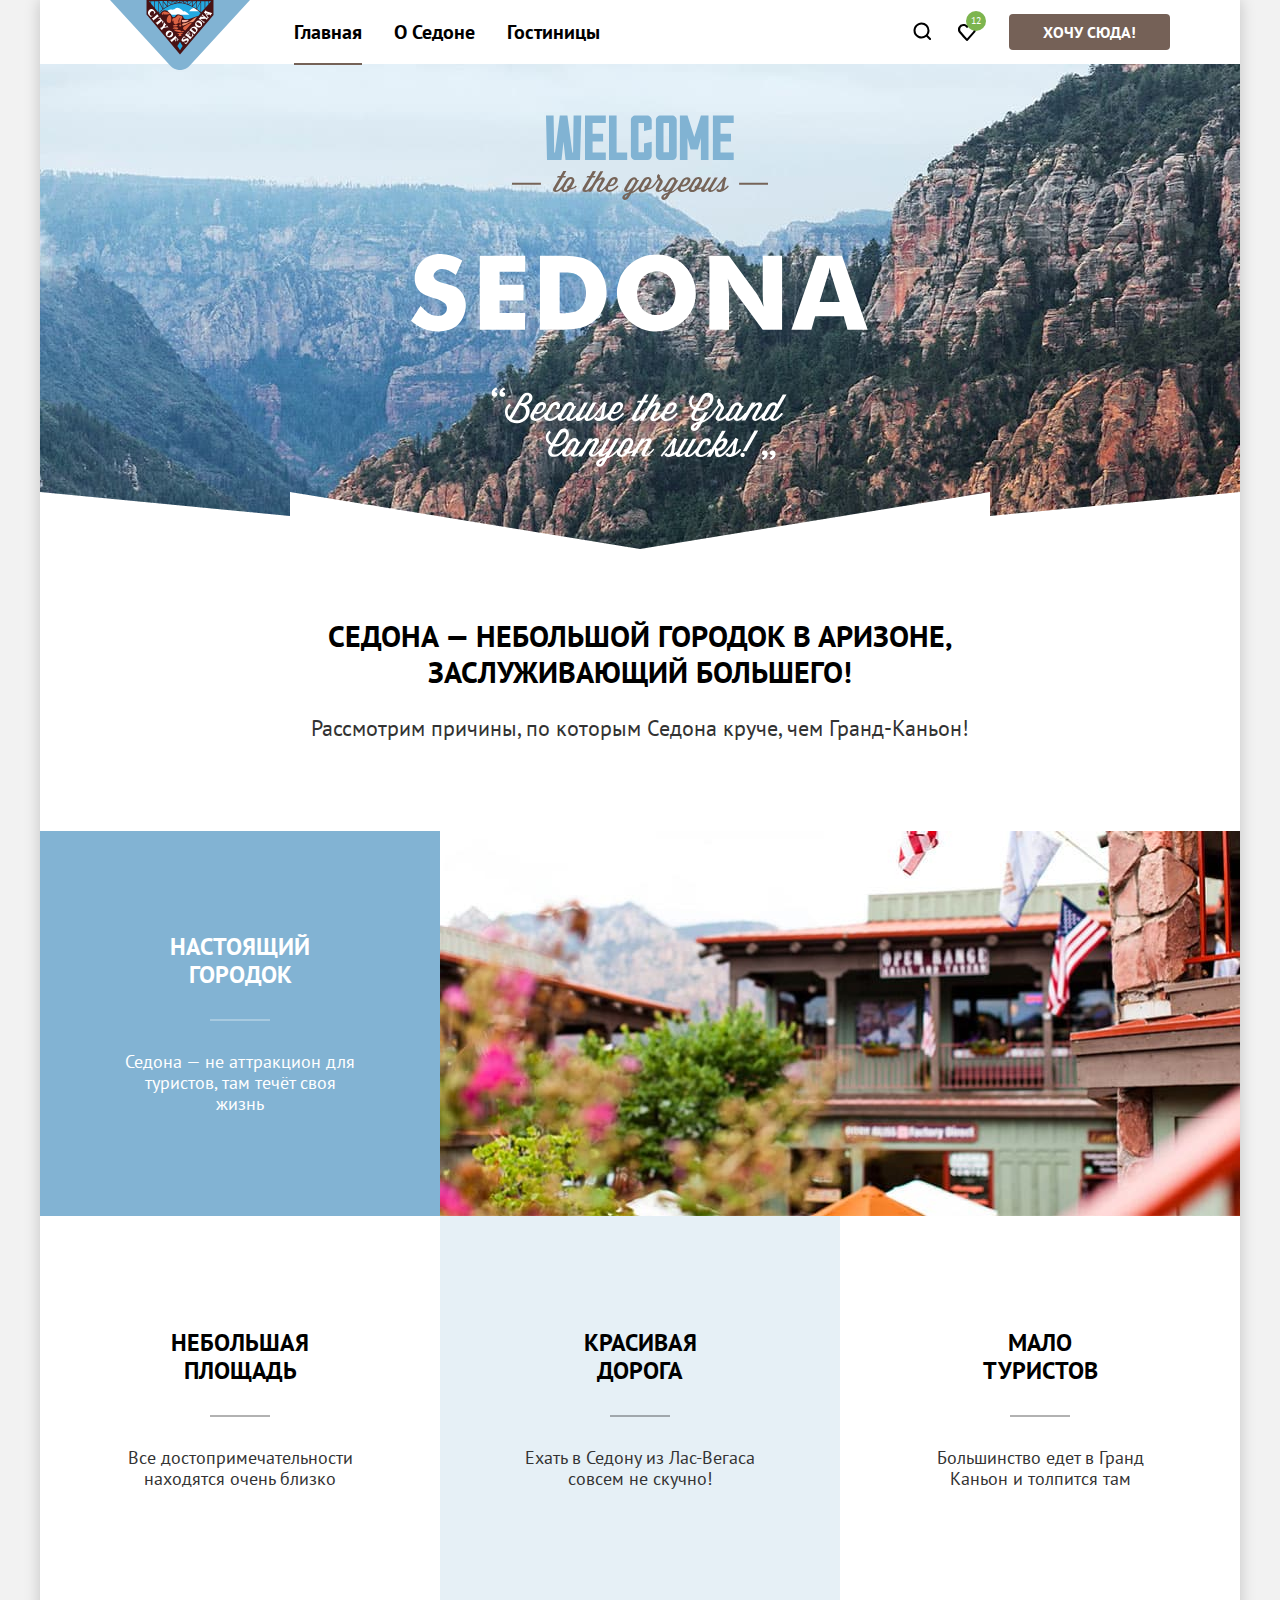
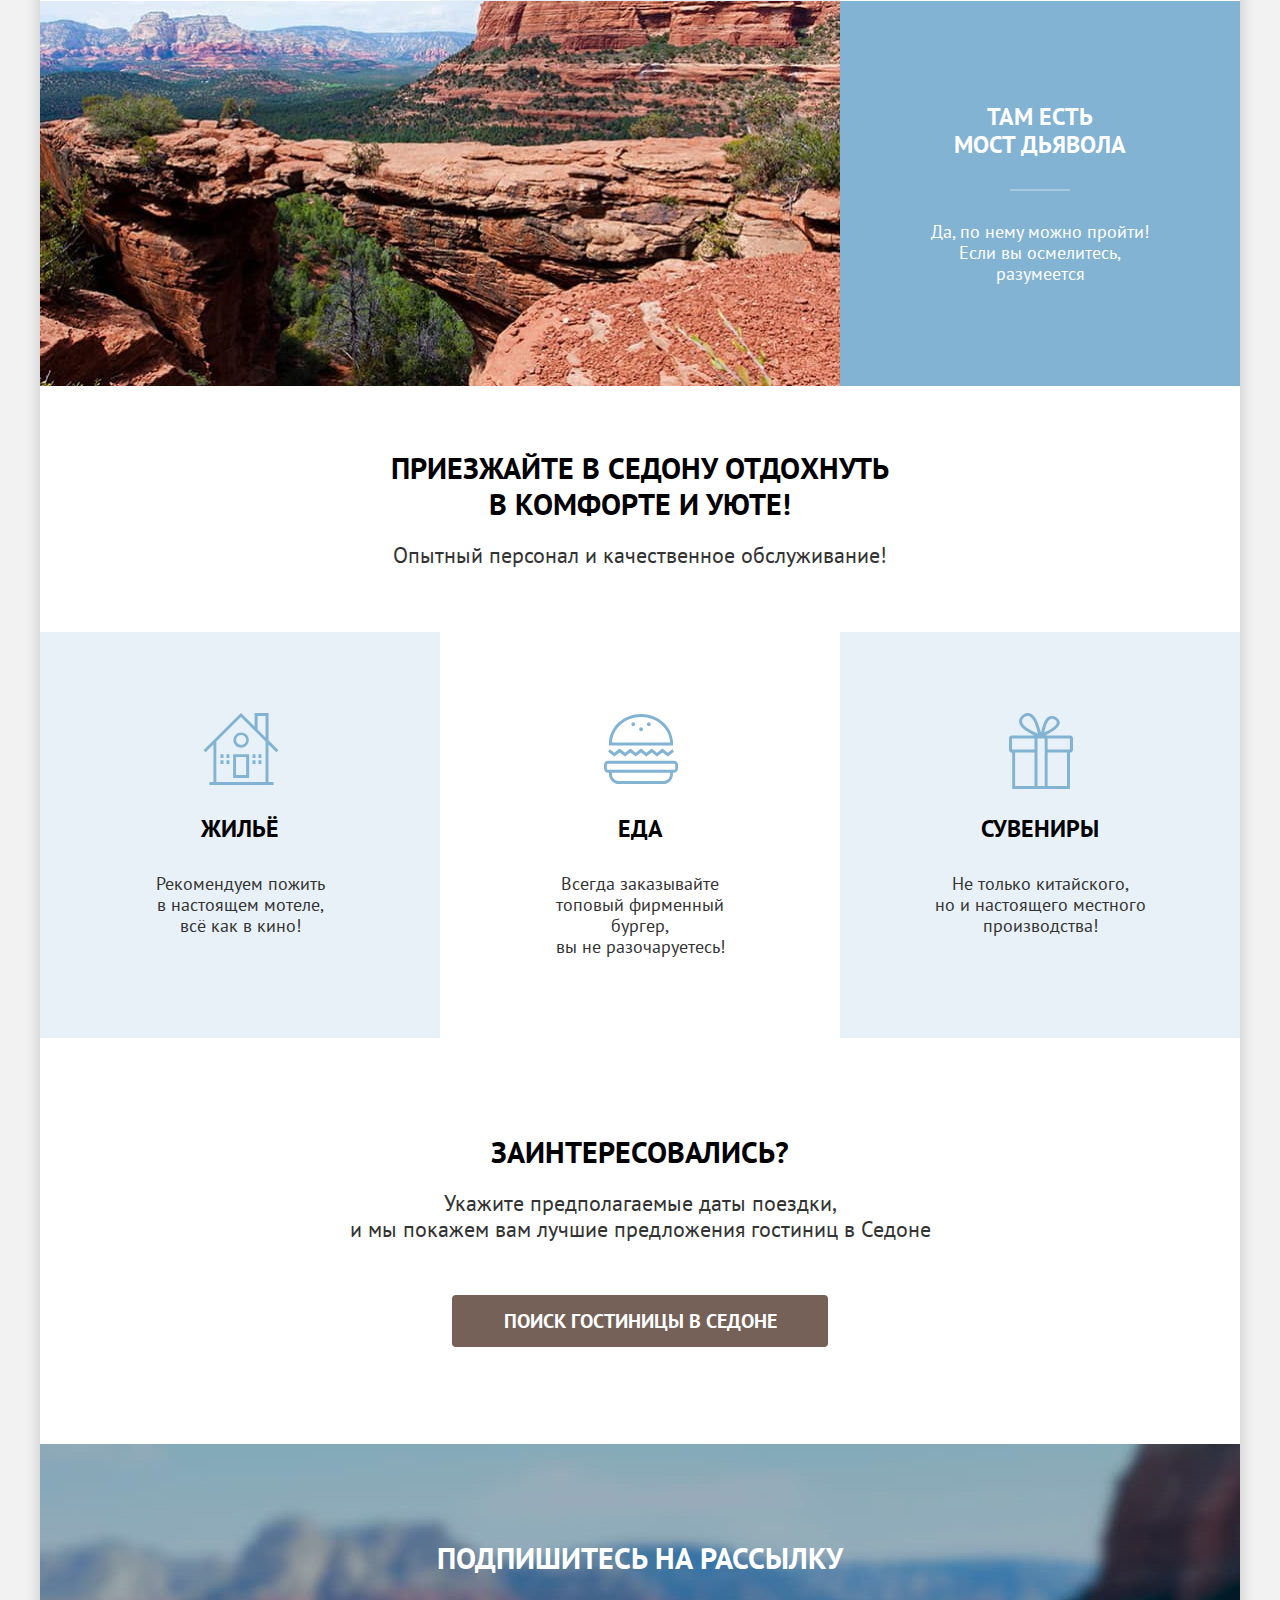
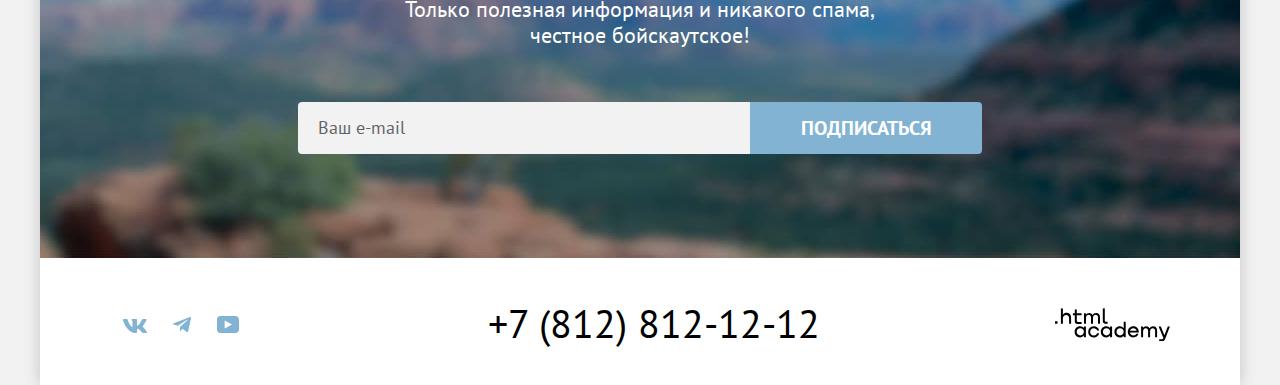
<file: index.html>
<!DOCTYPE html>
<html lang="ru">
  <head>
    <meta charset="utf-8">
    <title>HTML Academy: Седона</title>
    <link rel="stylesheet" href="styles/styles.css">
    <link rel="icon" href="favicon.ico">
    <link rel="icon" type="image/png" href="images/favicon.png">
  </head>
  <body>
    <div class="page-container">
      <header class="main-header" data-test="header">
        <nav class="navigation">
          <a class="logo" href="index.html" aria-current="page">
            <img src="images/logo.svg" width="140" height="70" alt="Логотип города Седона.">
          </a>
          <ul class="navigation-list">
            <li class="navigation-item">
              <a class="navigation-link navigation-link-current">Главная</a>
            </li>
            <li class="navigation-item">
              <a class="navigation-link" href="#">О Седоне</a>
            </li>
            <li class="navigation-item">
              <a class="navigation-link" href="catalog.html">Гостиницы</a>
            </li>
          </ul>
          <ul class="navigation-list navigation-user">
            <li class="navigation-item">
              <a class="navigation-link-user navigation-icon search" href="#">
                <span class="visually-hidden">Поиск.</span>
              </a>
            </li>
            <li class="navigation-item">
              <a class="navigation-link-user navigation-icon favorite" href="#">
                <span class="visually-hidden">Избранное.</span>
                <span class="likes">12</span>
                </a>
            </li>
            <li class="navigation-user-item navigation-button">
              <a class="button button-basic" href="#">Хочу сюда!</a>
            </li>
          </ul>
        </nav>
      </header>

      <main class="main-index" data-test="main">
        <section data-test="hero" class="hero">
          <h1 class="visually-hidden">Добро пожаловать в великолепную Седону.</h1>
          <img class="hero-img" src="images/welcome.svg" width="458" height="352" alt="Welcome to the gorgeous Sedona. Because the Grand Canyon sucks.">
        </section>

        <section class="advantages" data-test="advantages">
          <div class="advantages-list-title">
            <h2 class="advantages-title title">Седона — небольшой городок в Аризоне, заслуживающий большего!</h2>
            <p class="advantages-content content">Рассмотрим причины, по которым Седона круче, чем Гранд-Каньон!</p>
          </div>
          <ul class="advantages-list">
            <li class="advantages-item advantages-key">
              <h3 class="advantages-item-title subtitle advantages-key-title">Настоящий городок</h3>
              <p class="advantages-item-content">Седона — не аттракцион для туристов, там течёт своя жизнь</p>
            </li>
            <li class="advantages-item-img">
              <img class="advantages-img" src="images/sedona_street.jpg" width="800" height="385" alt="Зеленый дом и флаги на улице Седоны.">
            </li>
            <li class="advantages-item">
              <h3 class="advantages-item-title subtitle">Небольшая площадь</h3>
              <p class="advantages-item-content">Все достопримечательности находятся очень близко</p>
            </li>
            <li class="advantages-item advantages-color">
              <h3 class="advantages-item-title subtitle">Красивая <br>дорога</h3>
              <p class="advantages-item-content">Ехать в Седону из Лас-Вегаса совсем не скучно!</p>
            </li>
            <li class="advantages-item">
              <h3 class="advantages-item-title subtitle">Мало <br>туристов</h3>
              <p class="advantages-item-content">Большинство едет в Гранд Каньон и толпится там</p>
            </li>
            <li class="advantages-item-img">
              <img class="advantages-img" src="images/devil_bridge.jpg" width="800" height="385" alt="Мост Дьявола и красные скалы.">
            </li>
            <li class="advantages-item advantages-key">
              <h3 class="advantages-item-title subtitle advantages-key-title">Там есть <br>мост Дьявола</h3>
              <p class="advantages-item-content">Да, по нему можно пройти! Если вы осмелитесь, разумеется</p>
            </li>
          </ul>
        </section>

        <section class="welcome" data-test="service">
          <div class="welcome-list-title">
            <h2 class="welcome-title title">Приезжайте в Седону отдохнуть в комфорте и уюте!</h2>
            <p class="welcome-content content">Опытный персонал и качественное обслуживание!</p>
          </div>
          <ul class="welcome-list">
            <li class="welcome-item welcome-color home">
              <h3 class="welcome-item-title subtitle">Жильё</h3>
              <p class="welcome-item-content">Рекомендуем пожить <br>в настоящем мотеле, <br>всё как в кино!</p>
            </li>
            <li class="welcome-item food">
              <h3 class="welcome-item-title subtitle">Еда</h3>
              <p class="welcome-item-content">Всегда заказывайте <br>топовый фирменный бургер, <br>вы не разочаруетесь!</p>
            </li>
            <li class="welcome-item welcome-color gift">
              <h3 class="welcome-item-title subtitle">Сувениры</h3>
              <p class="welcome-item-content">Не только китайского, <br>но и настоящего местного производства!</p>
            </li>
          </ul>
        </section>

        <section class="booking" data-test="search">
          <h2 class="booking-title title">Заинтересовались?</h2>
          <p class="booking-content content">Укажите предполагаемые даты поездки, <br>и мы покажем вам лучшие предложения гостиниц в Седоне</p>
          <a class="button button-basic button-big" href="#">Поиск гостиницы в Седоне</a>
        </section>

        <section class="subscribe" data-test="subscribe">
          <h2 class="subscribe-title title">Подпишитесь на рассылку</h2>
          <p class="subscribe-content content">Только полезная информация и никакого спама, <br>честное бойскаутское!</p>
          <form class="subscribe-form" action="https://echo.htmlacademy.ru/" method="post">
            <label for="email">
              <span class="visually-hidden">Ваш e-mail.</span>
            </label>
            <input class="field" placeholder="Ваш e-mail" name="email" type="email" id="email" required>
            <button class="button button-big button-field" type="submit">Подписаться</button>
          </form>
        </section>
      </main>

      <footer class="footer-page" data-test="footer">
        <ul class="social-list">
          <li class="social-list-item">
            <a class="social-link" href="https://vk.com/htmlacademy">
              <svg xmlns="http://www.w3.org/2000/svg" width="24" height="14" fill="none" aria-label="Vk.">
                <path fill="currentColor" d="M23.45.95c.17-.55 0-.95-.8-.95h-2.62c-.67 0-.98.35-1.14.73 0 0-1.34 3.2-3.23 5.27-.61.6-.89.8-1.22.8-.17 0-.42-.2-.42-.74V.95c0-.66-.18-.95-.74-.95H9.15c-.42 0-.67.3-.67.6 0 .61.95.76 1.05 2.5v3.8c0 .84-.16.99-.5.99-.88 0-3.05-3.21-4.33-6.89-.25-.71-.5-1-1.17-1H.9C.15 0 0 .35 0 .73c0 .68.89 4.07 4.14 8.55C6.32 12.34 9.38 14 12.15 14c1.67 0 1.88-.37 1.88-1v-2.32c0-.73.16-.88.69-.88.38 0 1.05.2 2.61 1.67C19.11 13.22 19.4 14 20.41 14h2.62c.75 0 1.13-.37.91-1.1-.24-.72-1.09-1.77-2.21-3.02-.62-.7-1.54-1.47-1.81-1.86-.4-.49-.28-.7 0-1.14 0 0 3.2-4.43 3.53-5.93Z" clip-rule="evenodd"/>
              </svg>
            </a>
          </li>
          <li class="social-list-item">
            <a class="social-link" href="https://t.me/htmlacademy">
              <svg xmlns="http://www.w3.org/2000/svg" width="18" height="16" fill="none" aria-label="Telegram.">
                <path fill="currentColor" d="M16.79.1.84 6.25c-1.09.43-1.08 1.04-.2 1.31l4.1 1.28 9.47-5.98c.44-.27.85-.12.52.18L7.05 9.96l-.28 4.22c.41 0 .6-.19.83-.41l1.99-1.93 4.13 3.05c.77.42 1.31.2 1.5-.7l2.72-12.8c.28-1.12-.43-1.62-1.16-1.3Z"/>
              </svg>
            </a>
          </li>
          <li class="social-list-item">
            <a class="social-link" href="https://www.youtube.com/user/htmlacademyru">
              <svg xmlns="http://www.w3.org/2000/svg" width="22" height="17" fill="none" aria-label="Youtube.">
                <path fill="currentColor" d="M18.6 0H3.18C1.31 0 0 1.6 0 3.4v10.1C0 15.4 1.31 17 3.17 17h15.66c1.64 0 3.17-1.6 3.17-3.4V3.4C21.78 1.6 20.47 0 18.6 0ZM7.67 12.54V4.46L15 8.5l-7.33 4.04Z"/>
              </svg>
            </a>
          </li>
        </ul>
          <a class="phone changecolor" href="tel:+78128121212">+7 (812) 812-12-12</a>
          <a class="logo-footer changecolor" href="https://htmlacademy.ru/">
            <svg xmlns="http://www.w3.org/2000/svg" width="115" height="34" fill="none" aria-label="Логотип HTML-Академии.">
              <g fill="currentColor" clip-path="url(#a)"><path d="M0 13.26v2.6h2.5v-2.6H0ZM11.6 4.86c-1.6 0-2.8.7-3.6 1.7h-.1V.36h-2v15.5h2v-5.3c0-2.1 1.3-3.6 3.3-3.6 1.8 0 2.9 1.4 2.9 3.2v5.7h2v-6.1c.1-3-1.8-4.9-4.5-4.9ZM26.6 5.16h-4.8v-3.7h-2v3.8h-1.9v2h1.9v6c0 1.7 1 2.7 2.7 2.7h4.1v-2h-3.7c-.7 0-1.1-.4-1.1-1.1v-5.7h4.8v-2ZM41.1 4.96c-1.6 0-2.9.8-3.5 2.1h-.1c-.6-1.2-1.8-2.1-3.4-2.1-1.4 0-2.5.8-3.1 1.8h-.1v-1.6H29v10.6h2v-5.4c0-2 1-3.5 2.6-3.5 1.5 0 2.4 1 2.4 2.6v6.3h2v-5.6c0-2.4 1.4-3.3 2.6-3.3 1.5 0 2.4 1 2.4 2.6v6.3h2v-6.5c.1-2.5-1.4-4.3-3.9-4.3ZM47.8 13.06c0 1.7 1 2.7 2.8 2.7h2v-2h-1.7c-.7 0-1.1-.4-1.1-1.1V.36h-2v12.7ZM28.9 20.06c-.9-1.1-2.2-1.8-3.9-1.8-3.1 0-5.4 2.3-5.4 5.6s2.3 5.6 5.4 5.6c1.8 0 3-.8 3.8-1.9h.1v1.6h2v-10.6h-2v1.5Zm-3.6 7.4c-2.2 0-3.6-1.6-3.6-3.6s1.4-3.6 3.6-3.6 3.6 1.6 3.6 3.6c0 1.9-1.4 3.6-3.6 3.6ZM44.2 22.36c-.5-2.4-2.6-4.1-5.4-4.1a5.4 5.4 0 0 0-5.6 5.6c0 3.1 2.2 5.6 5.6 5.6 2.8 0 4.9-1.8 5.4-4.2h-2.1a3.4 3.4 0 0 1-3.3 2.3c-2.2 0-3.6-1.6-3.6-3.6s1.4-3.6 3.6-3.6c1.6 0 2.8 1 3.3 2.2h2.1v-.2ZM55.1 20.06c-.9-1.1-2.2-1.8-3.9-1.8-3.1 0-5.4 2.3-5.4 5.6s2.3 5.6 5.4 5.6c1.8 0 3-.8 3.8-1.9h.1v1.6h2v-10.6h-2v1.5Zm-3.6 7.4c-2.2 0-3.6-1.6-3.6-3.6s1.4-3.6 3.6-3.6 3.6 1.6 3.6 3.6c0 1.9-1.5 3.6-3.6 3.6ZM68.7 20.16c-.9-1.1-2.2-1.9-3.9-1.9-3.1 0-5.4 2.3-5.4 5.6s2.2 5.6 5.4 5.6c1.7 0 3-.8 3.8-1.8h.1v1.5h2v-15.4h-2v6.4Zm-3.6 7.3c-2.2 0-3.6-1.6-3.6-3.6s1.4-3.6 3.6-3.6 3.6 1.6 3.6 3.6c-.1 2-1.5 3.6-3.6 3.6ZM78.3 18.26c-3.3 0-5.5 2.5-5.5 5.6 0 3 2.1 5.6 5.5 5.6 2.5 0 4.5-1.3 5.2-3.6h-2.1c-.5 1-1.6 1.6-3 1.6-1.9 0-3.3-1.3-3.4-2.9h8.8c.2-3.6-2-6.3-5.5-6.3Zm0 1.9c1.7 0 3 1 3.3 2.6h-6.5c.3-1.5 1.5-2.6 3.2-2.6ZM98.2 18.26c-1.6 0-2.9.8-3.6 2h-.1c-.6-1.2-1.8-2-3.4-2-1.4 0-2.5.7-3.1 1.8v-1.5h-1.9v10.6h2v-5.4c0-2 1-3.4 2.6-3.5 1.5 0 2.4 1 2.4 2.6v6.3h2v-5.6c0-2.4 1.4-3.3 2.6-3.3 1.5 0 2.4 1 2.4 2.6v6.3h2v-6.5c.1-2.6-1.4-4.4-3.9-4.4ZM109.4 27.36l-3.6-8.9h-2.2l4.8 11.6c-.3.9-.7 1.2-1.7 1.2h-2.5v2h2.5c1.8 0 2.8-.8 3.5-2.6l4.7-12.2h-2.1l-3.4 8.9Z"/></g><defs><clipPath id="a"><path fill="#fff" d="M0 .36h115v33H0z"/></clipPath></defs>
            </svg>
          </a>
      </footer>

      <div class="modal-container modal-container-close" id="search-hotel" data-test="modal">
        <div class="modal">
          <button class="modal-close-button" type="button">
            <span class="visually-hidden">Закрыть.</span>
          </button>
          <section class="modal-content">
            <h2 class="modal-title title">Поиск гостиницы в Седоне</h2>
            <form class="subscribe-modal-form" action="https://echo.htmlacademy.ru/" method="post">
              <label class="info-modal-input" for="start">Дата заезда:</label>
              <div class="calendar">
                <input class="date fild" type="text" id="start" name="trip-start" value="27 апреля 2020" placeholder="Укажите дату" required>
              </div>
              <p class="info-modal error-modal">Мы не можем отправить вас в прошлое.</p>
              <label class="info-modal-input" for="end">Дата выезда:</label>
              <div class="calendar">
                <input class="date fild" type="text" id="end" name="trip-end" value="1 сентября 2023" placeholder="Укажите дату" required>
              </div>
              <p class="info-modal">На эти даты есть свободные номера. Пока есть.</p>
              <label class="info-modal-input" for="adult">Взрослые:</label>
              <div class="button-plus-minus adult">
                <button class="button-count button-minus" type="button">
                  <span class="visually-hidden">Меньше.</span>
                  <svg class="minus" fill="none" width="14" height="2" viewBox="0 0 14 2" xmlns="http://www.w3.org/2000/svg">
                    <path d="M0 0L0 2L14 2V0L0 0Z" fill="black"/>
                  </svg>
                </button>
                <input class="count" type="number" id="adult" name="adult" value="2" min="1" max="20" required>
                <button class="button-count button-plus" type="button">
                  <span class="visually-hidden">Больше.</span>
                  <svg class="plus" fill="none" width="14" height="14" viewBox="0 0 14 14" xmlns="http://www.w3.org/2000/svg">
                    <path d="M14 6H8V0H6V6H0V8H6V14H8V8H14V6Z" fill="black"/>
                  </svg>
                </button>
              </div>
              <div class="child-tooltip">
                <label class="info-modal-input child" for="child">Дети:</label>
                <div class="tooltip">
                  <button class="tooltip-button" type="button">
                    <span class="visually-hidden">Подсказка.</span>
                  </button>
                  <span class="tooltip-text">Укажите количество детей, которые будут с вами, возраст которых от 6 до 18 лет. Дети до 6 лет размещаются бесплатно.</span>
                </div>
              </div>
              <div class="button-plus-minus">
                <button class="button-count button-minus" type="button">
                  <span class="visually-hidden">Меньше.</span>
                  <svg class="minus" fill="none" width="14" height="2" viewBox="0 0 14 2" xmlns="http://www.w3.org/2000/svg">
                    <path d="M0 0L0 2L14 2V0L0 0Z" fill="black"/>
                  </svg>
                </button>
                <input class="count" type="number" id="child" name="child" value="2" min="0" max="20">
                <button class="button-count button-plus" type="button">
                  <span class="visually-hidden">Больше.</span>
                  <svg class="plus" fill="none" width="14" height="14" viewBox="0 0 14 14" xmlns="http://www.w3.org/2000/svg">
                    <path d="M14 6H8V0H6V6H0V8H6V14H8V8H14V6Z" fill="black"/>
                  </svg>
                </button>
              </div>
              <button class="modal-button button button-big" type="submit">Найти</button>
            </form>
          </section>
        </div>
      </div>

    </div>
  </body>
</html>
</file>
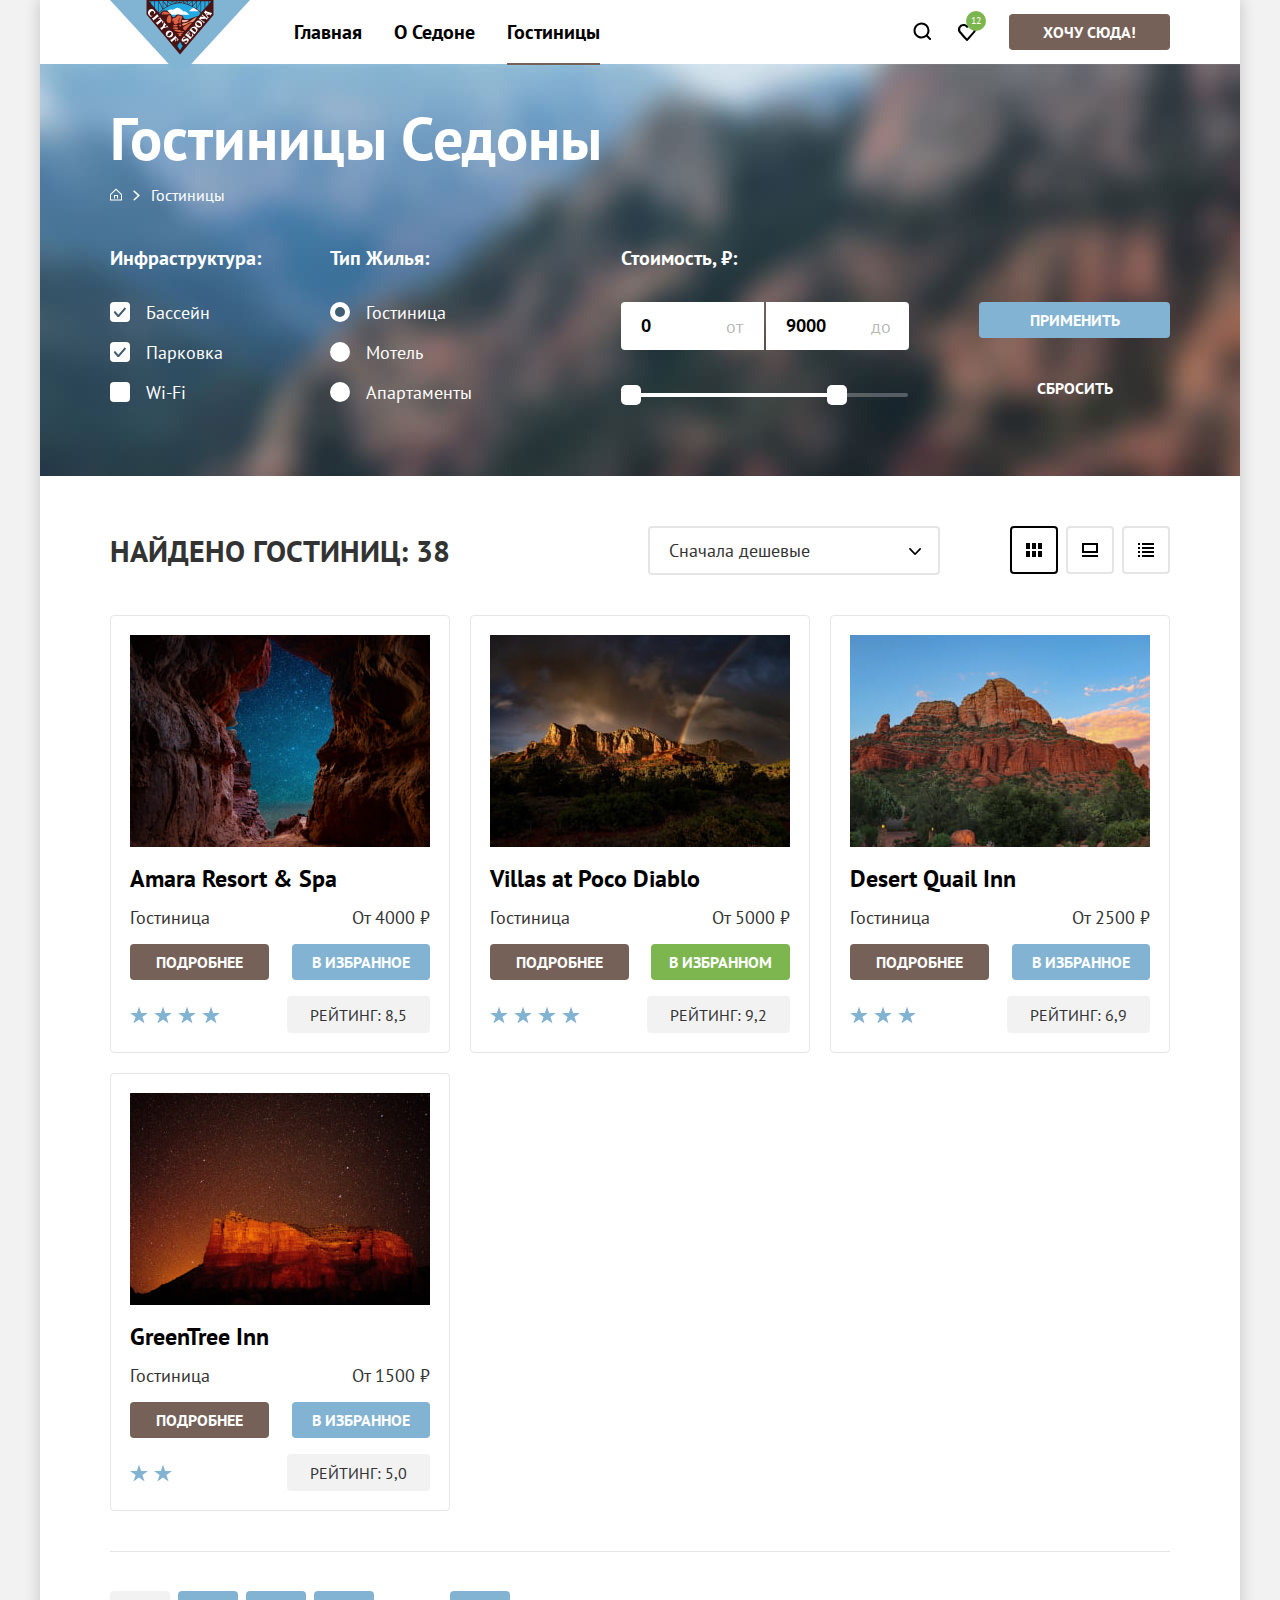
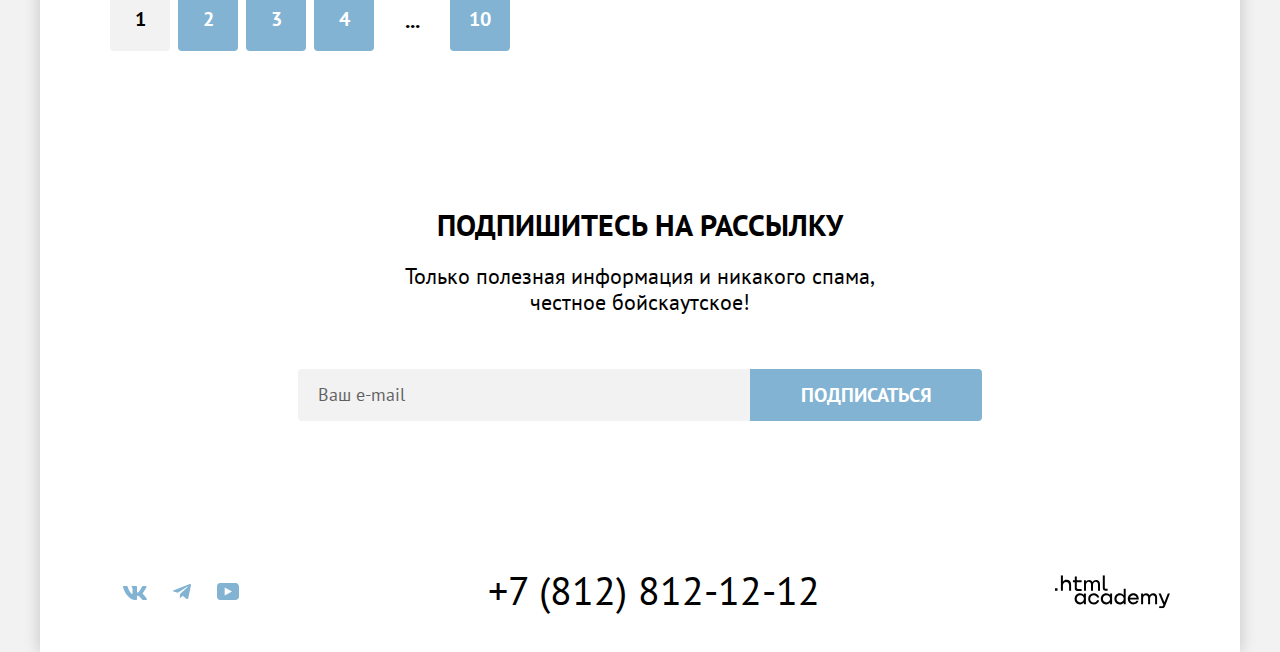
<file: catalog.html>
<!DOCTYPE html>
<html lang="ru">
  <head>
    <meta charset="utf-8">
    <title>Каталог</title>
    <link rel="stylesheet" href="styles/styles.css">
    <link rel="icon" href="favicon.ico">
    <link rel="icon" type="image/png" href="images/favicon.png">
  </head>
  <body>
    <div class="page-container">
      <header class="main-header" data-test="header">
        <nav class="navigation">
          <a class="logo" href="index.html">
            <img src="images/logo.svg" width="140" height="70" alt="Логотип города Седона.">
          </a>
          <ul class="navigation-list">
            <li class="navigation-item">
              <a class="navigation-link" href="index.html">Главная</a>
            </li>
            <li class="navigation-item">
              <a class="navigation-link" href="#">О Седоне</a>
            </li>
            <li class="navigation-item">
              <a class="navigation-link navigation-link-current">Гостиницы</a>
            </li>
          </ul>
          <ul class="navigation-list navigation-user">
            <li class="navigation-item">
              <a class="navigation-link-user navigation-icon search" href="#">
                <span class="visually-hidden">Поиск.</span>
              </a>
            </li>
            <li class="navigation-item">
              <a class="navigation-link-user navigation-icon favorite" href="#">
                <span class="visually-hidden">Избранное.</span>
                <span class="likes">12</span>
                </a>
            </li>
            <li class="navigation-user-item navigation-button">
              <a class="button button-basic" href="#">Хочу сюда!</a>
            </li>
          </ul>
        </nav>
      </header>

      <main class="main-inner" data-test="main">
        <section class="filter">
          <h1 class="filter-title">Гостиницы Седоны</h1>
          <ul class="breadcrumbs">
            <li class="breadcrumbs-item">
              <a class="homepage" href="index.html">
                <span class="visually-hidden">Главная страница.</span>
              </a>
            </li>
            <li class="breadcrumbs-item">
              <a class="breadcrumbs-link">Гостиницы</a>
            </li>
          </ul>

          <form class="catalog-filter" action="https://echo.htmlacademy.ru/" method="get" data-test="filter">
            <fieldset class="filter-item">
              <legend class="catalog-filter-title">Инфраструктура:</legend>
              <ul class="catalog-filter-list">
                <li class="catalog-filter-item">
                  <label class="option">
                    <input class="visually-hidden option-point" type="checkbox" name="pool" checked>
                    <span class="option-mark"></span>
                    <span class="option-label">Бассейн</span>
                  </label>
                </li>
                <li class="catalog-filter-item">
                  <label class="option">
                    <input class="visually-hidden option-point" type="checkbox" name="parking" checked>
                    <span class="option-mark"></span>
                    <span class="option-label">Парковка</span>
                  </label>
                </li>
                <li class="catalog-filter-item">
                  <label class="option">
                    <input class="visually-hidden option-point" type="checkbox" name="wi-fi">
                    <span class="option-mark"></span>
                    <span class="option-label">Wi-Fi</span>
                  </label>
                </li>
              </ul>
            </fieldset>

            <fieldset class="filter-item">
              <legend class="catalog-filter-title">Тип жилья:</legend>
              <ul class="catalog-filter-list">
                <li class="catalog-filter-item">
                  <label class="option">
                    <input class="visually-hidden option-point" type="radio" name="type-home" value="hotel" checked>
                    <span class="option-mark radio"></span>
                    <span class="option-label">Гостиница</span>
                  </label>
                </li>
                <li class="catalog-filter-item">
                  <label class="option">
                    <input class="visually-hidden option-point" type="radio" name="type-home" value="motel">
                    <span class="option-mark radio"></span>
                    <span class="option-label">Мотель</span>
                  </label>
                </li>
                <li class="catalog-filter-item">
                  <label class="option">
                    <input class="visually-hidden option-point" type="radio" name="type-home" value="apartament">
                    <span class="option-mark radio"></span>
                    <span class="option-label">Апартаменты</span>
                  </label>
                </li>
              </ul>
            </fieldset>

            <fieldset class="catalog-slider">
              <legend class="slider-title catalog-filter-title">Стоимость, ₽:</legend>
              <label class="slider-from">
                <input class="slider slider-min" name="from" type="number" value="0">
                <span class="slider-placeholder">от</span>
              </label>
              <label class="slider-to">
                <input class="slider slider-max" name="to" type="number" value="9000">
                <span class="slider-placeholder">до</span>
              </label>
              <div class="range">
                <div class="range-scale">
                  <div class="range-bar">
                    <button class="range-toggle toggle-min" type="button">
                      <span class="visually-hidden">Изменить минимальную цену.</span>
                    </button>
                    <button class="range-toggle toggle-max" type="button">
                      <span class="visually-hidden">Изменить максимальную цену.</span>
                    </button>
                  </div>
                </div>
              </div>
            </fieldset>
            <div class="catalog-filter-button">
              <button class="button filter-button" type="submit">Применить</button>
              <button class="button filter-button reset" type="reset">Сбросить</button>
            </div>
          </form>
        </section>

        <section class="catalog" data-test="catalog">
          <div class="catalog-result">
            <h2 class="visually-hidden">Результаты поиска.</h2>
            <p class="result">Найдено гостиниц: 38</p>
            <select class="select-control" aria-label="Сортировка.">
              <option value="cheap">Сначала дешевые</option>
              <option value="expensive">Сначала дорогие</option>
              <option value="popular">Сначала популярное</option>
            </select>
            <div class="view">
              <a class="button-view table view-current" href="#">
                <span class="visually-hidden">Показать карточки.</span>
              </a>
              <a class="button-view slideshow" href="#">
                <span class="visually-hidden">Показать слайдшоу.</span>
              </a>
              <a class="button-view list" href="#">
                <span class="visually-hidden">Показать список.</span>
              </a>
            </div>
          </div>
          <ul class="card-list">
            <li class="card">
              <a class="card-link" href="#" tabindex="-1">
                <h3 class="card-title subtitle">Amara Resort & Spa</h3>
              </a>
              <a class="card-link card-img" href="#" tabindex="-1">
                <img class="card-img" src="images/amara_resort.jpg" width="300" height="212" alt="Звездное небо между скал.">
              </a>
              <ul class="card-content">
                <li class="card-content-item">
                  <p class="card-info">Гостиница</p>
                  <p class="card-info price">От 4000 ₽</p>
                </li>
                <li class="card-content-item card-content-button">
                  <a class="card-link-button button button-basic" href="#">подробнее</a>
                  <button class="card-button button" type="button">в избранное</button>
                </li>
                <li class="card-content-item rating-content">
                  <p class="stars stars-4">
                    <span class="visually-hidden">Четырехзвездочная гостиница.</span>
                  </p>
                  <p class="rating">Рейтинг: 8,5</p>
                </li>
              </ul>
            </li>

            <li class="card">
              <a class="card-link" href="#" tabindex="-1">
                <h3 class="card-title subtitle">Villas at Poco Diablo</h3>
              </a>
              <a class="card-link card-img" href="#" tabindex="-1">
                <img class="card-img" src="images/villas_at_poco_diablo.jpg" width="300" height="212" alt="Радуга в горах на закате.">
              </a>
              <ul class="card-content">
                <li class="card-content-item">
                  <p class="card-info">Гостиница</p>
                  <p class="card-info price">От 5000 ₽</p>
                </li>
                <li class="card-content-item card-content-button">
                  <a class="card-link-button button button-basic" href="#">подробнее</a>
                  <button class="card-button button button-select" type="button">в избранном</button>
                </li>
                <li class="card-content-item rating-content">
                  <p class="stars stars-4">
                    <span class="visually-hidden">Четырехзвездочная гостиница.</span>
                  </p>
                  <p class="rating">Рейтинг: 9,2</p>
                </li>
              </ul>
            </li>

            <li class="card">
              <a class="card-link" href="#" tabindex="-1">
                <h3 class="card-title subtitle">Desert Quail Inn</h3>
              </a>
              <a class="card-link card-img" href="#" tabindex="-1">
                <img class="card-img" src="images/desert_quai_inn.jpg" width="300" height="212" alt="Красные скалы на закате.">
              </a>
              <ul class="card-content">
                <li class="card-content-item">
                  <p class="card-info">Гостиница</p>
                  <p class="card-info price">От 2500 ₽</p>
                </li>
                <li class="card-content-item card-content-button">
                  <a class="card-link-button button button-basic" href="#">подробнее</a>
                  <button class="card-button button" type="button">в избранное</button>
                </li>
                <li class="card-content-item rating-content">
                  <p class="stars stars-3">
                    <span class="visually-hidden">Трехзвездочная гостиница.</span>
                  </p>
                  <p class="rating">Рейтинг: 6,9</p>
                </li>
              </ul>
            </li>

            <li class="card">
              <a class="card-link" href="#" tabindex="-1">
                <h3 class="card-title subtitle">GreenTree Inn</h3>
              </a>
              <a class="card-link card-img" href="#" tabindex="-1">
                <img class="card-img" src="images/greentree_inn.jpg" width="300" height="212" alt="Красные скалы под звездным небом.">
              </a>
              <ul class="card-content">
                <li class="card-content-item">
                  <p class="card-info">Гостиница</p>
                  <p class="card-info price">От 1500 ₽</p>
                </li>
                <li class="card-content-item card-content-button">
                  <a class="card-link-button button button-basic" href="#">подробнее</a>
                  <button class="card-button button" type="button">в избранное</button>
                </li>
                <li class="card-content-item rating-content">
                  <p class="stars stars-2">
                    <span class="visually-hidden">Двухзвездочная гостиница.</span>
                  </p>
                  <p class="rating">Рейтинг: 5,0</p>
                </li>
              </ul>
            </li>
          </ul>

          <ul class="pagination">
            <li class="pagination-item">
              <a class="pagination-link pagination-active">1</a>
            </li>
            <li class="pagination-item">
              <a class="pagination-link" href="#">2</a>
            </li>
            <li class="pagination-item">
              <a class="pagination-link" href="#">3</a>
            </li>
            <li class="pagination-item">
              <a class="pagination-link" href="#">4</a>
            </li>
            <li class="pagination-item">
              <span class="pagination-link pagination-page">...</span>
            </li>
            <li class="pagination-item">
              <a class="pagination-link twodigit" href="#">10</a>
            </li>
          </ul>
        </section>

        <section class="subscribe subscribe-inner" data-test="subscribe">
          <h2 class="subscribe-title title">Подпишитесь на рассылку</h2>
          <p class="subscribe-content content">Только полезная информация и никакого спама, <br>честное бойскаутское!</p>
          <form class="subscribe-form" action="https://echo.htmlacademy.ru/" method="post">
            <label for="email">
              <span class="visually-hidden">Ваш e-mail.</span>
            </label>
            <input class="field" placeholder="Ваш e-mail" name="email" type="email" id="email" required>
            <button class="button button-big button-field" type="submit">Подписаться</button>
          </form>
        </section>
      </main>

      <footer class="footer-page" data-test="footer">
        <ul class="social-list">
          <li class="social-list-item">
            <a class="social-link" href="https://vk.com/htmlacademy">
              <svg xmlns="http://www.w3.org/2000/svg" width="24" height="14" fill="none" aria-label="Vk.">
                <path fill="currentColor" d="M23.45.95c.17-.55 0-.95-.8-.95h-2.62c-.67 0-.98.35-1.14.73 0 0-1.34 3.2-3.23 5.27-.61.6-.89.8-1.22.8-.17 0-.42-.2-.42-.74V.95c0-.66-.18-.95-.74-.95H9.15c-.42 0-.67.3-.67.6 0 .61.95.76 1.05 2.5v3.8c0 .84-.16.99-.5.99-.88 0-3.05-3.21-4.33-6.89-.25-.71-.5-1-1.17-1H.9C.15 0 0 .35 0 .73c0 .68.89 4.07 4.14 8.55C6.32 12.34 9.38 14 12.15 14c1.67 0 1.88-.37 1.88-1v-2.32c0-.73.16-.88.69-.88.38 0 1.05.2 2.61 1.67C19.11 13.22 19.4 14 20.41 14h2.62c.75 0 1.13-.37.91-1.1-.24-.72-1.09-1.77-2.21-3.02-.62-.7-1.54-1.47-1.81-1.86-.4-.49-.28-.7 0-1.14 0 0 3.2-4.43 3.53-5.93Z" clip-rule="evenodd"/>
              </svg>
            </a>
          </li>
          <li class="social-list-item">
            <a class="social-link" href="https://t.me/htmlacademy">
              <svg xmlns="http://www.w3.org/2000/svg" width="18" height="16" fill="none" aria-label="Telegram.">
                <path fill="currentColor" d="M16.79.1.84 6.25c-1.09.43-1.08 1.04-.2 1.31l4.1 1.28 9.47-5.98c.44-.27.85-.12.52.18L7.05 9.96l-.28 4.22c.41 0 .6-.19.83-.41l1.99-1.93 4.13 3.05c.77.42 1.31.2 1.5-.7l2.72-12.8c.28-1.12-.43-1.62-1.16-1.3Z"/>
              </svg>
            </a>
          </li>
          <li class="social-list-item">
            <a class="social-link" href="https://www.youtube.com/user/htmlacademyru">
              <svg xmlns="http://www.w3.org/2000/svg" width="22" height="17" fill="none" aria-label="Youtube.">
                <path fill="currentColor" d="M18.6 0H3.18C1.31 0 0 1.6 0 3.4v10.1C0 15.4 1.31 17 3.17 17h15.66c1.64 0 3.17-1.6 3.17-3.4V3.4C21.78 1.6 20.47 0 18.6 0ZM7.67 12.54V4.46L15 8.5l-7.33 4.04Z"/>
              </svg>
            </a>
          </li>
        </ul>
          <a class="phone changecolor" href="tel:+78128121212">+7 (812) 812-12-12</a>
          <a class="logo-footer changecolor" href="https://htmlacademy.ru/">
            <svg xmlns="http://www.w3.org/2000/svg" width="115" height="34" fill="none" aria-label="Логотип HTML-Академии.">
              <g fill="currentColor" clip-path="url(#a)"><path d="M0 13.26v2.6h2.5v-2.6H0ZM11.6 4.86c-1.6 0-2.8.7-3.6 1.7h-.1V.36h-2v15.5h2v-5.3c0-2.1 1.3-3.6 3.3-3.6 1.8 0 2.9 1.4 2.9 3.2v5.7h2v-6.1c.1-3-1.8-4.9-4.5-4.9ZM26.6 5.16h-4.8v-3.7h-2v3.8h-1.9v2h1.9v6c0 1.7 1 2.7 2.7 2.7h4.1v-2h-3.7c-.7 0-1.1-.4-1.1-1.1v-5.7h4.8v-2ZM41.1 4.96c-1.6 0-2.9.8-3.5 2.1h-.1c-.6-1.2-1.8-2.1-3.4-2.1-1.4 0-2.5.8-3.1 1.8h-.1v-1.6H29v10.6h2v-5.4c0-2 1-3.5 2.6-3.5 1.5 0 2.4 1 2.4 2.6v6.3h2v-5.6c0-2.4 1.4-3.3 2.6-3.3 1.5 0 2.4 1 2.4 2.6v6.3h2v-6.5c.1-2.5-1.4-4.3-3.9-4.3ZM47.8 13.06c0 1.7 1 2.7 2.8 2.7h2v-2h-1.7c-.7 0-1.1-.4-1.1-1.1V.36h-2v12.7ZM28.9 20.06c-.9-1.1-2.2-1.8-3.9-1.8-3.1 0-5.4 2.3-5.4 5.6s2.3 5.6 5.4 5.6c1.8 0 3-.8 3.8-1.9h.1v1.6h2v-10.6h-2v1.5Zm-3.6 7.4c-2.2 0-3.6-1.6-3.6-3.6s1.4-3.6 3.6-3.6 3.6 1.6 3.6 3.6c0 1.9-1.4 3.6-3.6 3.6ZM44.2 22.36c-.5-2.4-2.6-4.1-5.4-4.1a5.4 5.4 0 0 0-5.6 5.6c0 3.1 2.2 5.6 5.6 5.6 2.8 0 4.9-1.8 5.4-4.2h-2.1a3.4 3.4 0 0 1-3.3 2.3c-2.2 0-3.6-1.6-3.6-3.6s1.4-3.6 3.6-3.6c1.6 0 2.8 1 3.3 2.2h2.1v-.2ZM55.1 20.06c-.9-1.1-2.2-1.8-3.9-1.8-3.1 0-5.4 2.3-5.4 5.6s2.3 5.6 5.4 5.6c1.8 0 3-.8 3.8-1.9h.1v1.6h2v-10.6h-2v1.5Zm-3.6 7.4c-2.2 0-3.6-1.6-3.6-3.6s1.4-3.6 3.6-3.6 3.6 1.6 3.6 3.6c0 1.9-1.5 3.6-3.6 3.6ZM68.7 20.16c-.9-1.1-2.2-1.9-3.9-1.9-3.1 0-5.4 2.3-5.4 5.6s2.2 5.6 5.4 5.6c1.7 0 3-.8 3.8-1.8h.1v1.5h2v-15.4h-2v6.4Zm-3.6 7.3c-2.2 0-3.6-1.6-3.6-3.6s1.4-3.6 3.6-3.6 3.6 1.6 3.6 3.6c-.1 2-1.5 3.6-3.6 3.6ZM78.3 18.26c-3.3 0-5.5 2.5-5.5 5.6 0 3 2.1 5.6 5.5 5.6 2.5 0 4.5-1.3 5.2-3.6h-2.1c-.5 1-1.6 1.6-3 1.6-1.9 0-3.3-1.3-3.4-2.9h8.8c.2-3.6-2-6.3-5.5-6.3Zm0 1.9c1.7 0 3 1 3.3 2.6h-6.5c.3-1.5 1.5-2.6 3.2-2.6ZM98.2 18.26c-1.6 0-2.9.8-3.6 2h-.1c-.6-1.2-1.8-2-3.4-2-1.4 0-2.5.7-3.1 1.8v-1.5h-1.9v10.6h2v-5.4c0-2 1-3.4 2.6-3.5 1.5 0 2.4 1 2.4 2.6v6.3h2v-5.6c0-2.4 1.4-3.3 2.6-3.3 1.5 0 2.4 1 2.4 2.6v6.3h2v-6.5c.1-2.6-1.4-4.4-3.9-4.4ZM109.4 27.36l-3.6-8.9h-2.2l4.8 11.6c-.3.9-.7 1.2-1.7 1.2h-2.5v2h2.5c1.8 0 2.8-.8 3.5-2.6l4.7-12.2h-2.1l-3.4 8.9Z"/></g><defs><clipPath id="a"><path fill="#fff" d="M0 .36h115v33H0z"/></clipPath></defs>
            </svg>
          </a>
      </footer>

      <div class="modal-container modal-container-close" id="search-hotel" data-test="modal">
        <div class="modal">
          <button class="modal-close-button" type="button">
            <span class="visually-hidden">Закрыть.</span>
          </button>
          <section class="modal-content">
            <h2 class="modal-title title">Поиск гостиницы в Седоне</h2>
            <form class="subscribe-modal-form" action="https://echo.htmlacademy.ru/" method="post">
              <label class="info-modal-input" for="start">Дата заезда:</label>
              <div class="calendar">
                <input class="date fild" type="text" id="start" name="trip-start" value="27 апреля 2020" placeholder="Укажите дату" required>
              </div>
              <p class="info-modal error-modal">Мы не можем отправить вас в прошлое.</p>
              <label class="info-modal-input" for="end">Дата выезда:</label>
              <div class="calendar">
                <input class="date fild" type="text" id="end" name="trip-end" value="1 сентября 2023" placeholder="Укажите дату" required>
              </div>
              <p class="info-modal">На эти даты есть свободные номера. Пока есть.</p>
              <label class="info-modal-input" for="adult">Взрослые:</label>
              <div class="button-plus-minus adult">
                <button class="button-count button-minus" type="button">
                  <span class="visually-hidden">Меньше.</span>
                  <svg class="minus" fill="none" width="14" height="2" viewBox="0 0 14 2" xmlns="http://www.w3.org/2000/svg">
                    <path d="M0 0L0 2L14 2V0L0 0Z" fill="black"/>
                  </svg>
                </button>
                <input class="count" type="number" id="adult" name="adult" value="2" min="1" max="20" required>
                <button class="button-count button-plus" type="button">
                  <span class="visually-hidden">Больше.</span>
                  <svg class="plus" fill="none" width="14" height="14" viewBox="0 0 14 14" xmlns="http://www.w3.org/2000/svg">
                    <path d="M14 6H8V0H6V6H0V8H6V14H8V8H14V6Z" fill="black"/>
                  </svg>
                </button>
              </div>
              <div class="child-tooltip">
                <label class="info-modal-input child" for="child">Дети:</label>
                <div class="tooltip">
                  <button class="tooltip-button" type="button">
                    <span class="visually-hidden">Подсказка.</span>
                  </button>
                  <span class="tooltip-text">Укажите количество детей, которые будут с вами, возраст которых от 6 до 18 лет. Дети до 6 лет размещаются бесплатно.</span>
                </div>
              </div>
              <div class="button-plus-minus">
                <button class="button-count button-minus" type="button">
                  <span class="visually-hidden">Меньше.</span>
                  <svg class="minus" fill="none" width="14" height="2" viewBox="0 0 14 2" xmlns="http://www.w3.org/2000/svg">
                    <path d="M0 0L0 2L14 2V0L0 0Z" fill="black"/>
                  </svg>
                </button>
                <input class="count" type="number" id="child" name="child" value="2" min="0" max="20">
                <button class="button-count button-plus" type="button">
                  <span class="visually-hidden">Больше.</span>
                  <svg class="plus" fill="none" width="14" height="14" viewBox="0 0 14 14" xmlns="http://www.w3.org/2000/svg">
                    <path d="M14 6H8V0H6V6H0V8H6V14H8V8H14V6Z" fill="black"/>
                  </svg>
                </button>
              </div>
              <button class="modal-button button button-big" type="submit">Найти</button>
            </form>
          </section>
        </div>
      </div>

    </div>
  </body>
</html>
</file>
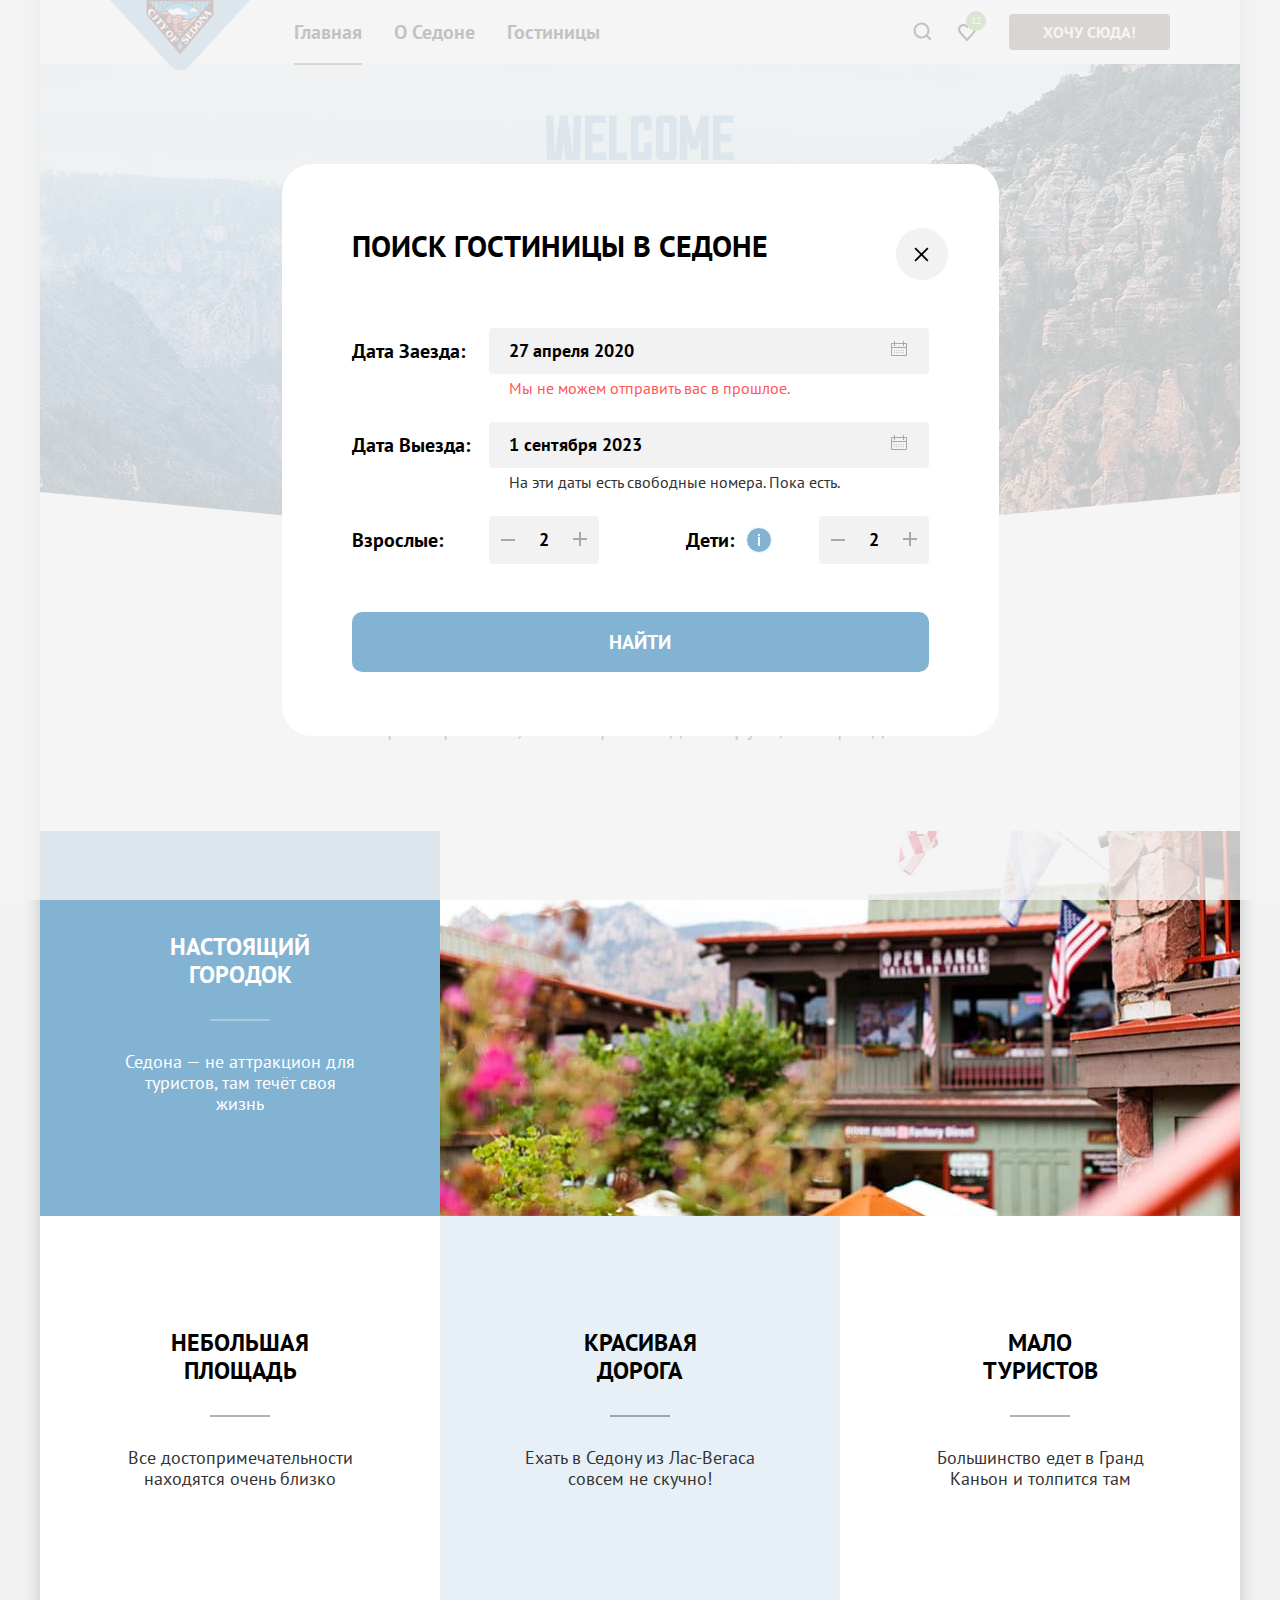
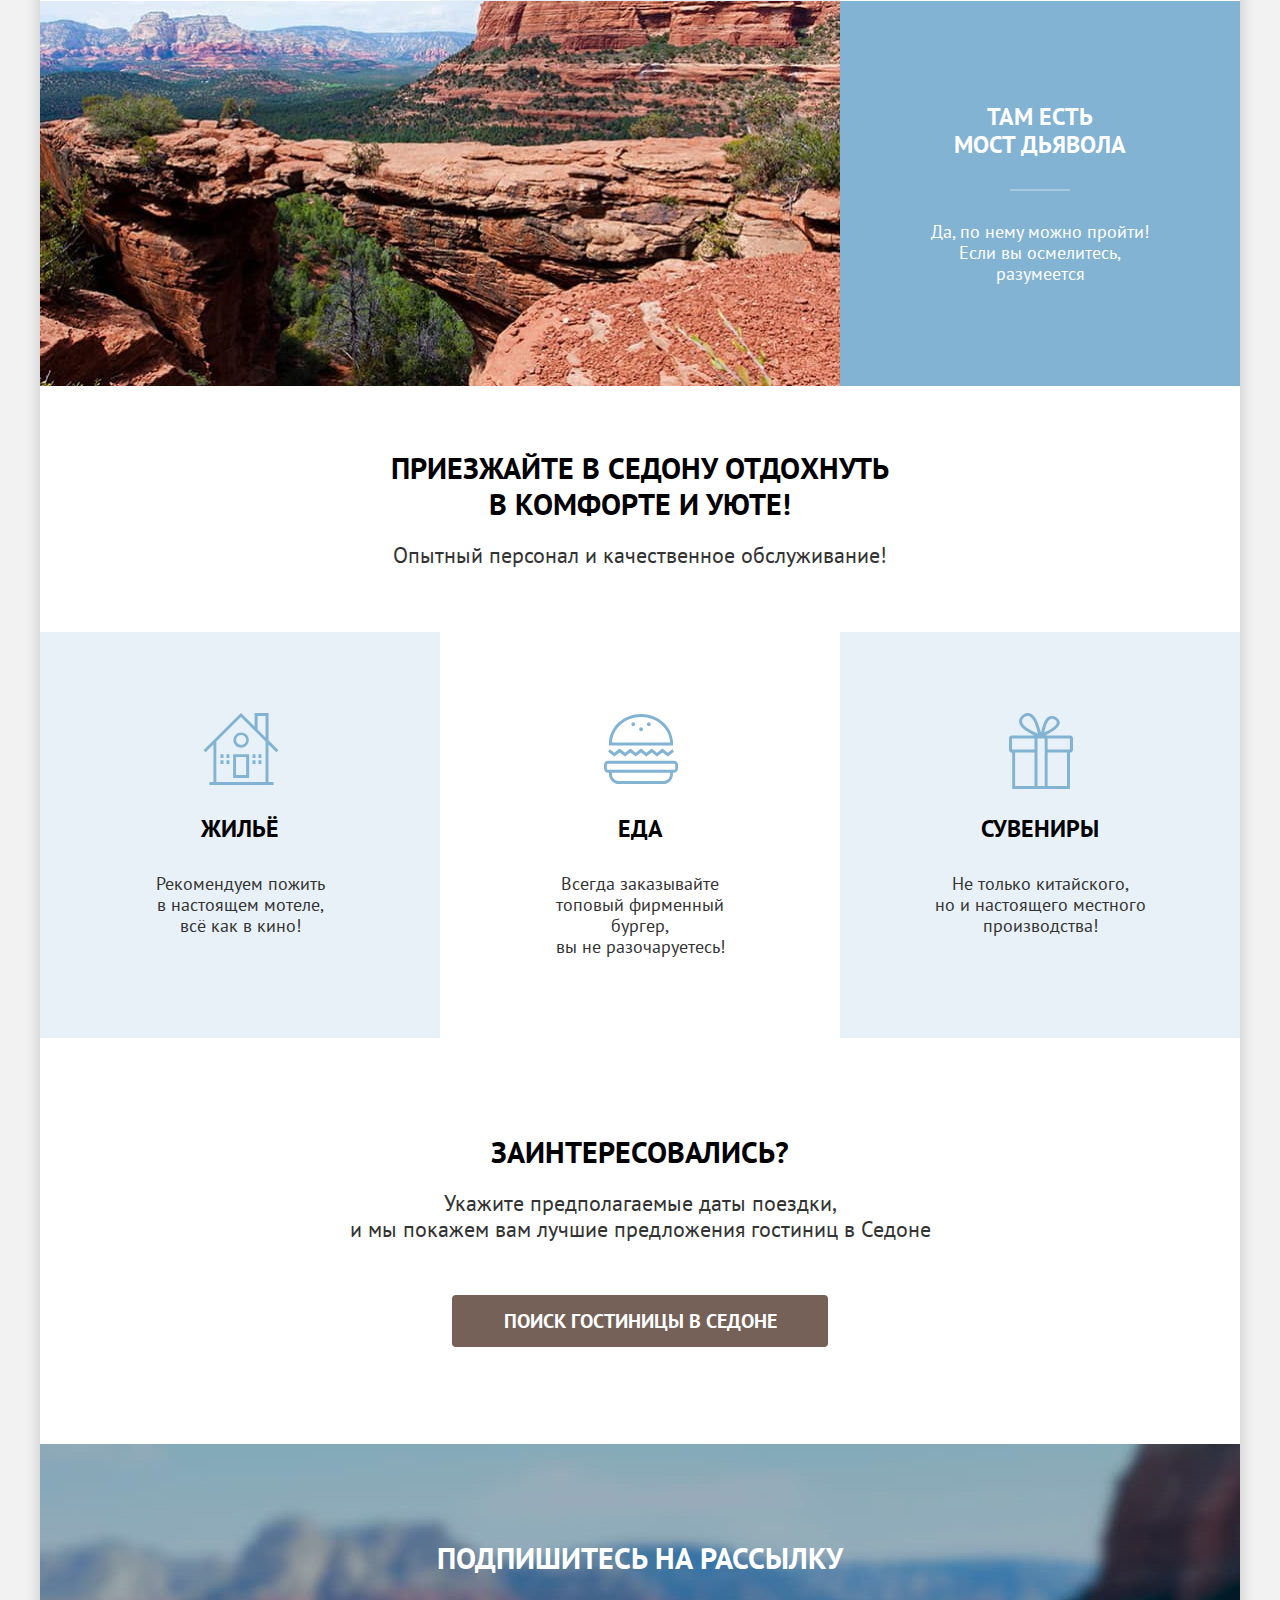
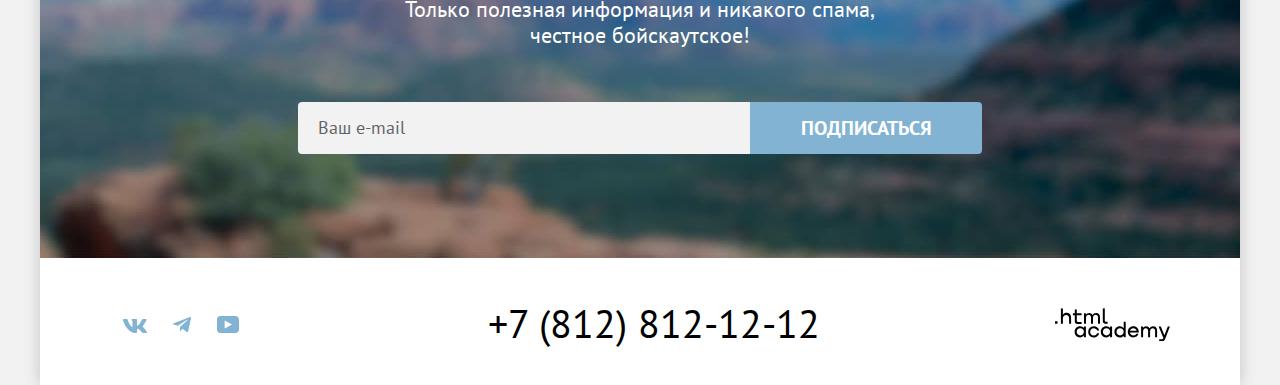
<file: modal.html>
<!DOCTYPE html>
<html lang="ru">
  <head>
    <meta charset="utf-8">
    <title>HTML Academy: Седона</title>
    <link rel="stylesheet" href="styles/styles.css">
    <link rel="icon" href="favicon.ico">
    <link rel="icon" type="image/png" href="images/favicon.png">
  </head>
  <body>
    <div class="page-container">
      <header class="main-header" data-test="header">
        <nav class="navigation">
          <a class="logo" href="index.html" aria-current="page">
            <img src="images/logo.svg" width="140" height="70" alt="Логотип города Седона.">
          </a>
          <ul class="navigation-list">
            <li class="navigation-item">
              <a class="navigation-link navigation-link-current">Главная</a>
            </li>
            <li class="navigation-item">
              <a class="navigation-link" href="#">О Седоне</a>
            </li>
            <li class="navigation-item">
              <a class="navigation-link" href="catalog.html">Гостиницы</a>
            </li>
          </ul>
          <ul class="navigation-list navigation-user">
            <li class="navigation-item">
              <a class="navigation-link-user navigation-icon search" href="#">
                <span class="visually-hidden">Поиск.</span>
              </a>
            </li>
            <li class="navigation-item">
              <a class="navigation-link-user navigation-icon favorite" href="#">
                <span class="visually-hidden">Избранное.</span>
                <span class="likes">12</span>
                </a>
            </li>
            <li class="navigation-user-item navigation-button">
              <a class="button button-basic" href="#">Хочу сюда!</a>
            </li>
          </ul>
        </nav>
      </header>

      <main class="main-index" data-test="main">
        <section data-test="hero" class="hero">
          <h1 class="visually-hidden">Добро пожаловать в великолепную Седону.</h1>
          <img class="hero-img" src="images/welcome.svg" width="458" height="352" alt="Welcome to the gorgeous Sedona. Because the Grand Canyon sucks.">
        </section>

        <section class="advantages" data-test="advantages">
          <div class="advantages-list-title">
            <h2 class="advantages-title title">Седона — небольшой городок в Аризоне, заслуживающий большего!</h2>
            <p class="advantages-content content">Рассмотрим причины, по которым Седона круче, чем Гранд-Каньон!</p>
          </div>
          <ul class="advantages-list">
            <li class="advantages-item advantages-key">
              <h3 class="advantages-item-title subtitle advantages-key-title">Настоящий городок</h3>
              <p class="advantages-item-content">Седона — не аттракцион для туристов, там течёт своя жизнь</p>
            </li>
            <li class="advantages-item-img">
              <img class="advantages-img" src="images/sedona_street.jpg" width="800" height="385" alt="Зеленый дом и флаги на улице Седоны.">
            </li>
            <li class="advantages-item">
              <h3 class="advantages-item-title subtitle">Небольшая площадь</h3>
              <p class="advantages-item-content">Все достопримечательности находятся очень близко</p>
            </li>
            <li class="advantages-item advantages-color">
              <h3 class="advantages-item-title subtitle">Красивая <br>дорога</h3>
              <p class="advantages-item-content">Ехать в Седону из Лас-Вегаса совсем не скучно!</p>
            </li>
            <li class="advantages-item">
              <h3 class="advantages-item-title subtitle">Мало <br>туристов</h3>
              <p class="advantages-item-content">Большинство едет в Гранд Каньон и толпится там</p>
            </li>
            <li class="advantages-item-img">
              <img class="advantages-img" src="images/devil_bridge.jpg" width="800" height="385" alt="Мост Дьявола и красные скалы.">
            </li>
            <li class="advantages-item advantages-key">
              <h3 class="advantages-item-title subtitle advantages-key-title">Там есть <br>мост Дьявола</h3>
              <p class="advantages-item-content">Да, по нему можно пройти! Если вы осмелитесь, разумеется</p>
            </li>
          </ul>
        </section>

        <section class="welcome" data-test="service">
          <div class="welcome-list-title">
            <h2 class="welcome-title title">Приезжайте в Седону отдохнуть в комфорте и уюте!</h2>
            <p class="welcome-content content">Опытный персонал и качественное обслуживание!</p>
          </div>
          <ul class="welcome-list">
            <li class="welcome-item welcome-color home">
              <h3 class="welcome-item-title subtitle">Жильё</h3>
              <p class="welcome-item-content">Рекомендуем пожить <br>в настоящем мотеле, <br>всё как в кино!</p>
            </li>
            <li class="welcome-item food">
              <h3 class="welcome-item-title subtitle">Еда</h3>
              <p class="welcome-item-content">Всегда заказывайте <br>топовый фирменный бургер, <br>вы не разочаруетесь!</p>
            </li>
            <li class="welcome-item welcome-color gift">
              <h3 class="welcome-item-title subtitle">Сувениры</h3>
              <p class="welcome-item-content">Не только китайского, <br>но и настоящего местного производства!</p>
            </li>
          </ul>
        </section>

        <section class="booking" data-test="search">
          <h2 class="booking-title title">Заинтересовались?</h2>
          <p class="booking-content content">Укажите предполагаемые даты поездки, <br>и мы покажем вам лучшие предложения гостиниц в Седоне</p>
          <a class="button button-basic button-big" href="#search-hotel">Поиск гостиницы в Седоне</a>
        </section>

        <section class="subscribe" data-test="subscribe">
          <h2 class="subscribe-title title">Подпишитесь на рассылку</h2>
          <p class="subscribe-content content">Только полезная информация и никакого спама, <br>честное бойскаутское!</p>
          <form class="subscribe-form" action="https://echo.htmlacademy.ru/" method="post">
            <label for="email">
              <span class="visually-hidden">Ваш e-mail.</span>
            </label>
            <input class="field" placeholder="Ваш e-mail" name="email" type="email" id="email" required>
            <button class="button button-big button-field" type="submit">Подписаться</button>
          </form>
        </section>
      </main>

      <footer class="footer-page" data-test="footer">
        <ul class="social-list">
          <li class="social-list-item">
            <a class="social-link" href="https://vk.com/htmlacademy">
              <svg xmlns="http://www.w3.org/2000/svg" width="24" height="14" fill="none" aria-label="Vk.">
                <path fill="currentColor" d="M23.45.95c.17-.55 0-.95-.8-.95h-2.62c-.67 0-.98.35-1.14.73 0 0-1.34 3.2-3.23 5.27-.61.6-.89.8-1.22.8-.17 0-.42-.2-.42-.74V.95c0-.66-.18-.95-.74-.95H9.15c-.42 0-.67.3-.67.6 0 .61.95.76 1.05 2.5v3.8c0 .84-.16.99-.5.99-.88 0-3.05-3.21-4.33-6.89-.25-.71-.5-1-1.17-1H.9C.15 0 0 .35 0 .73c0 .68.89 4.07 4.14 8.55C6.32 12.34 9.38 14 12.15 14c1.67 0 1.88-.37 1.88-1v-2.32c0-.73.16-.88.69-.88.38 0 1.05.2 2.61 1.67C19.11 13.22 19.4 14 20.41 14h2.62c.75 0 1.13-.37.91-1.1-.24-.72-1.09-1.77-2.21-3.02-.62-.7-1.54-1.47-1.81-1.86-.4-.49-.28-.7 0-1.14 0 0 3.2-4.43 3.53-5.93Z" clip-rule="evenodd"/>
              </svg>
            </a>
          </li>
          <li class="social-list-item">
            <a class="social-link" href="https://t.me/htmlacademy">
              <svg xmlns="http://www.w3.org/2000/svg" width="18" height="16" fill="none" aria-label="Telegram.">
                <path fill="currentColor" d="M16.79.1.84 6.25c-1.09.43-1.08 1.04-.2 1.31l4.1 1.28 9.47-5.98c.44-.27.85-.12.52.18L7.05 9.96l-.28 4.22c.41 0 .6-.19.83-.41l1.99-1.93 4.13 3.05c.77.42 1.31.2 1.5-.7l2.72-12.8c.28-1.12-.43-1.62-1.16-1.3Z"/>
              </svg>
            </a>
          </li>
          <li class="social-list-item">
            <a class="social-link" href="https://www.youtube.com/user/htmlacademyru">
              <svg xmlns="http://www.w3.org/2000/svg" width="22" height="17" fill="none" aria-label="Youtube.">
                <path fill="currentColor" d="M18.6 0H3.18C1.31 0 0 1.6 0 3.4v10.1C0 15.4 1.31 17 3.17 17h15.66c1.64 0 3.17-1.6 3.17-3.4V3.4C21.78 1.6 20.47 0 18.6 0ZM7.67 12.54V4.46L15 8.5l-7.33 4.04Z"/>
              </svg>
            </a>
          </li>
        </ul>
          <a class="phone changecolor" href="tel:+78128121212">+7 (812) 812-12-12</a>
          <a class="logo-footer changecolor" href="https://htmlacademy.ru/">
            <svg xmlns="http://www.w3.org/2000/svg" width="115" height="34" fill="none" aria-label="Логотип HTML-Академии.">
              <g fill="currentColor" clip-path="url(#a)"><path d="M0 13.26v2.6h2.5v-2.6H0ZM11.6 4.86c-1.6 0-2.8.7-3.6 1.7h-.1V.36h-2v15.5h2v-5.3c0-2.1 1.3-3.6 3.3-3.6 1.8 0 2.9 1.4 2.9 3.2v5.7h2v-6.1c.1-3-1.8-4.9-4.5-4.9ZM26.6 5.16h-4.8v-3.7h-2v3.8h-1.9v2h1.9v6c0 1.7 1 2.7 2.7 2.7h4.1v-2h-3.7c-.7 0-1.1-.4-1.1-1.1v-5.7h4.8v-2ZM41.1 4.96c-1.6 0-2.9.8-3.5 2.1h-.1c-.6-1.2-1.8-2.1-3.4-2.1-1.4 0-2.5.8-3.1 1.8h-.1v-1.6H29v10.6h2v-5.4c0-2 1-3.5 2.6-3.5 1.5 0 2.4 1 2.4 2.6v6.3h2v-5.6c0-2.4 1.4-3.3 2.6-3.3 1.5 0 2.4 1 2.4 2.6v6.3h2v-6.5c.1-2.5-1.4-4.3-3.9-4.3ZM47.8 13.06c0 1.7 1 2.7 2.8 2.7h2v-2h-1.7c-.7 0-1.1-.4-1.1-1.1V.36h-2v12.7ZM28.9 20.06c-.9-1.1-2.2-1.8-3.9-1.8-3.1 0-5.4 2.3-5.4 5.6s2.3 5.6 5.4 5.6c1.8 0 3-.8 3.8-1.9h.1v1.6h2v-10.6h-2v1.5Zm-3.6 7.4c-2.2 0-3.6-1.6-3.6-3.6s1.4-3.6 3.6-3.6 3.6 1.6 3.6 3.6c0 1.9-1.4 3.6-3.6 3.6ZM44.2 22.36c-.5-2.4-2.6-4.1-5.4-4.1a5.4 5.4 0 0 0-5.6 5.6c0 3.1 2.2 5.6 5.6 5.6 2.8 0 4.9-1.8 5.4-4.2h-2.1a3.4 3.4 0 0 1-3.3 2.3c-2.2 0-3.6-1.6-3.6-3.6s1.4-3.6 3.6-3.6c1.6 0 2.8 1 3.3 2.2h2.1v-.2ZM55.1 20.06c-.9-1.1-2.2-1.8-3.9-1.8-3.1 0-5.4 2.3-5.4 5.6s2.3 5.6 5.4 5.6c1.8 0 3-.8 3.8-1.9h.1v1.6h2v-10.6h-2v1.5Zm-3.6 7.4c-2.2 0-3.6-1.6-3.6-3.6s1.4-3.6 3.6-3.6 3.6 1.6 3.6 3.6c0 1.9-1.5 3.6-3.6 3.6ZM68.7 20.16c-.9-1.1-2.2-1.9-3.9-1.9-3.1 0-5.4 2.3-5.4 5.6s2.2 5.6 5.4 5.6c1.7 0 3-.8 3.8-1.8h.1v1.5h2v-15.4h-2v6.4Zm-3.6 7.3c-2.2 0-3.6-1.6-3.6-3.6s1.4-3.6 3.6-3.6 3.6 1.6 3.6 3.6c-.1 2-1.5 3.6-3.6 3.6ZM78.3 18.26c-3.3 0-5.5 2.5-5.5 5.6 0 3 2.1 5.6 5.5 5.6 2.5 0 4.5-1.3 5.2-3.6h-2.1c-.5 1-1.6 1.6-3 1.6-1.9 0-3.3-1.3-3.4-2.9h8.8c.2-3.6-2-6.3-5.5-6.3Zm0 1.9c1.7 0 3 1 3.3 2.6h-6.5c.3-1.5 1.5-2.6 3.2-2.6ZM98.2 18.26c-1.6 0-2.9.8-3.6 2h-.1c-.6-1.2-1.8-2-3.4-2-1.4 0-2.5.7-3.1 1.8v-1.5h-1.9v10.6h2v-5.4c0-2 1-3.4 2.6-3.5 1.5 0 2.4 1 2.4 2.6v6.3h2v-5.6c0-2.4 1.4-3.3 2.6-3.3 1.5 0 2.4 1 2.4 2.6v6.3h2v-6.5c.1-2.6-1.4-4.4-3.9-4.4ZM109.4 27.36l-3.6-8.9h-2.2l4.8 11.6c-.3.9-.7 1.2-1.7 1.2h-2.5v2h2.5c1.8 0 2.8-.8 3.5-2.6l4.7-12.2h-2.1l-3.4 8.9Z"/></g><defs><clipPath id="a"><path fill="#fff" d="M0 .36h115v33H0z"/></clipPath></defs>
            </svg>
          </a>
      </footer>

      <div class="modal-container" id="search-hotel" data-test="modal">
        <div class="modal">
          <button class="modal-close-button" type="button">
            <span class="visually-hidden">Закрыть.</span>
          </button>
          <section class="modal-content">
            <h2 class="modal-title title">Поиск гостиницы в Седоне</h2>
            <form class="subscribe-modal-form" action="https://echo.htmlacademy.ru/" method="post">
              <label class="info-modal-input" for="start">Дата заезда:</label>
              <div class="calendar">
                <input class="date fild" type="text" id="start" name="trip-start" value="27 апреля 2020" placeholder="Укажите дату" required>
              </div>
              <p class="info-modal error-modal">Мы не можем отправить вас в прошлое.</p>
              <label class="info-modal-input" for="end">Дата выезда:</label>
              <div class="calendar">
                <input class="date fild" type="text" id="end" name="trip-end" value="1 сентября 2023" placeholder="Укажите дату" required>
              </div>
              <p class="info-modal">На эти даты есть свободные номера. Пока есть.</p>
              <label class="info-modal-input" for="adult">Взрослые:</label>
              <div class="button-plus-minus adult">
                <button class="button-count button-minus" type="button">
                  <span class="visually-hidden">Меньше.</span>
                  <svg class="minus" fill="none" width="14" height="2" viewBox="0 0 14 2" xmlns="http://www.w3.org/2000/svg">
                    <path d="M0 0L0 2L14 2V0L0 0Z" fill="black"/>
                  </svg>
                </button>
                <input class="count" type="number" id="adult" name="adult" value="2" min="1" max="20" required>
                <button class="button-count button-plus" type="button">
                  <span class="visually-hidden">Больше.</span>
                  <svg class="plus" fill="none" width="14" height="14" viewBox="0 0 14 14" xmlns="http://www.w3.org/2000/svg">
                    <path d="M14 6H8V0H6V6H0V8H6V14H8V8H14V6Z" fill="black"/>
                  </svg>
                </button>
              </div>
              <div class="child-tooltip">
                <label class="info-modal-input child" for="child">Дети:</label>
                <div class="tooltip">
                  <button class="tooltip-button" type="button">
                    <span class="visually-hidden">Подсказка.</span>
                  </button>
                  <span class="tooltip-text">Укажите количество детей, которые будут с вами, возраст которых от 6 до 18 лет. Дети до 6 лет размещаются бесплатно.</span>
                </div>
              </div>
              <div class="button-plus-minus">
                <button class="button-count button-minus" type="button">
                  <span class="visually-hidden">Меньше.</span>
                  <svg class="minus" fill="none" width="14" height="2" viewBox="0 0 14 2" xmlns="http://www.w3.org/2000/svg">
                    <path d="M0 0L0 2L14 2V0L0 0Z" fill="black"/>
                  </svg>
                </button>
                <input class="count" type="number" id="child" name="child" value="2" min="0" max="20">
                <button class="button-count button-plus" type="button">
                  <span class="visually-hidden">Больше.</span>
                  <svg class="plus" fill="none" width="14" height="14" viewBox="0 0 14 14" xmlns="http://www.w3.org/2000/svg">
                    <path d="M14 6H8V0H6V6H0V8H6V14H8V8H14V6Z" fill="black"/>
                  </svg>
                </button>
              </div>
              <button class="modal-button button button-big" type="submit">Найти</button>
            </form>
          </section>
        </div>
      </div>

    </div>
  </body>
</html>
</file>
<file: styles/styles.css>
@font-face {
  font-family: "PT Sans";
  font-style: normal;
  font-weight: 400;
  src: url("../fonts/ptsans-400.woff2") format("woff2");
  font-display: swap;
}

@font-face {
  font-family: "PT Sans";
  font-style: normal;
  font-weight: 700;
  src: url("../fonts/ptsans-700.woff2") format("woff2");
  font-display: swap;
}

html {
  height: 100%;
  background-color: #f2f2f2;
}

body {
  width: 1200px;
  height: 100%;
  margin: 0 auto;
  font-family: "PT Sans", sans-serif;
  font-style: normal;
  font-size: 18px;
  line-height: 21px;
  font-weight: 400;
  text-align: center;
  cursor: default;
}

.page-container {
  display: flex;
  flex-direction: column;
  min-height: 100%;
  color: #333333;
  background-color: #ffffff;
  box-shadow: 0 0 15px 0 rgba(0, 0, 0, 0.2);
}

.visually-hidden {
  position: absolute;
  width: 1px;
  height: 1px;
  margin: -1px;
  padding: 0;
  border: 0;
  clip: rect(0 0 0 0);
  overflow: hidden;
}

/* Navigation */
.navigation {
  position: relative;
  display: flex;
  width: 1060px;
  margin: 0 auto;
  color: #000000;
}

.logo {
  position: absolute;
}

.navigation-list {
  display: flex;
  flex-wrap: wrap;
  max-width: 550px;
  margin: 0 0 0 168px;
  padding: 0;
  list-style-type: none;
}

.navigation-link {
  display: block;
  padding: 20px 16px;
  font-size: 20px;
  line-height: 24px;
  font-weight: 700;
  color: #000000;
  text-transform: capitalize;
  text-decoration: none;
}

.navigation-link:hover,
.navigation-link:focus {
  opacity: 45%;
}

.navigation-user {
  display: flex;
  flex-wrap: wrap;
  min-width: 270px;
  margin-left: auto;
}

.navigation-link-user {
  display: block;
  min-width: 16px;
  min-height: 22px;
  text-decoration: none;
}

.navigation-icon {
  padding: 22px 13px 20px 14px;
}

.navigation-icon:hover,
.navigation-icon:focus {
  opacity: 45%;
}

/* Добавляет подчеркивание для активной страницы */
.navigation-link-current,
.navigation-link:active {
  position: relative;
  text-decoration: underline #756257 solid 2px;
  text-underline-offset: 24px;
  cursor: default;
}

.navigation-link-current {
  pointer-events: none;
}

.search:before {
  display: block;
  width: 18px;
  height: 18px;
  background-image: url("../images/search.svg");
  background-repeat: no-repeat;
  content: "";
}

.favorite {
  position: relative;
}

.favorite:before {
  display: block;
  width: 18px;
  height: 17px;
  padding: 2px 0;
  background-image: url("../images/favorite.svg");
  background-repeat: no-repeat;
  background-position: center;
  content: "";
}

.likes {
  position: absolute;
  display: flex;
  align-items: center;
  justify-content: center;
  box-sizing: border-box;
  top: 11px;
  left: 22px;
  height: 20px;
  padding: 5px 5px;
  font-size: 10px;
  line-height: 10px;
  font-weight: 400;
  text-align: center;
  color: #ffffff;
  background-color: #7db54f;
  border-radius: 50%;
}

/* Button */
.button {
  display: block;
  padding: 8px 34px;
  font-family: inherit;
  font-size: 16px;
  line-height: 20px;
  font-weight: 700;
  text-align: center;
  text-transform: uppercase;
  text-decoration: none;
  color: #ffffff;
  background-color: #82b3d3;
  border: none;
  border-radius: 4px;
  cursor: pointer;
}

.button:hover {
  background-color: #68a2ca;
}

.button:focus {
  background-color: #68a2ca;
}

.button:active {
  color: rgba(255, 255, 255, 0.302);
  background-color: #82b3d3;
}

.button:disabled {
  background-color: #e5e5e5;
}

.navigation-button {
  padding: 14px 0 13px 20px;
}

.card-button {
  max-width: 140px;
  padding: 8px 20px;
}

.card-link-button {
  padding: 8px 26px;
}

.button-basic {
  background-color: #756157;
}

.button-basic:hover {
  background-color: #615048;
}

.button-basic:focus {
  background-color: #615048;
}

.button-basic:active {
  color: rgba(255, 255, 255, 0.302);
  background-color: #756157;
}

.button-basic:disabled {
  background-color: #e5e5e5;
}

.button-big {
  display: block;
  box-sizing: border-box;
  width: 376px;
  margin: auto;
  padding: 8px 50px;
  font-size: 20px;
  line-height: 36px;
  font-weight: 700;
}

.button-field {
  padding: 8px 50px;
  border-radius: 0 4px 4px 0;
}

.button-select {
  padding: 8px 18px;
  background-color: #7db54f;
}

.button-select:hover {
  background-color: #6c9e42;
}

.button-select:focus {
  background-color: #6c9e42;
}

.button-select:active {
  color: rgba(255, 255, 255, 0.302);
  background-color: #7db54f;
}

.button-select:disabled {
  background-color: #e5e5e5;
}

.catalog-filter-button {
  padding: 56px 0 0;
}

.filter-button {
  width: 191px;
}

.reset {
  margin: 32px 0 0;
  background: none;
}

.reset:hover {
  color: rgba(255, 255, 255, 0.502);
  background: none;
}

.reset:focus {
  padding: 5px 28px;
  background: none;
  border: 3px solid #83b3d3;
  border-radius: 4px;
}

.reset:active {
  color: rgba(255, 255, 255, 0.302);
  background: none;
}

.reset:disabled {
  color: rgba(255, 255, 255, 0.2);
  background: none;
}

.main-index {
  flex-grow: 1;
}

.hero {
  min-height: 485px;
  background-color: #3f5e72;
  background-image: url("../images/hero_frame.png"), url("../images/hero.jpg");
  background-position: bottom, center;
  background-repeat: no-repeat;
}

.hero-img {
  padding: 51px 370px 78px 370px;
}

/* Title */
.title {
  padding: 0;
  margin: 0;
  font-size: 30px;
  line-height: 36px;
  font-weight: 700;
  text-transform: uppercase;
  color: #000000;
}

.subtitle {
  padding: 0;
  margin: 0;
  font-size: 24px;
  line-height: 28px;
  font-weight: 700;
  text-transform: uppercase;
  color: #000000;
}

.content {
  margin: 0;
  padding: 0;
  font-size: 22px;
  line-height: 26px;
}

/* Advantages */
.advantages-item {
  box-sizing: border-box;
  width: 400px;
  padding: 112.5px 85px;
}

.advantages-img {
  display: block;
  height: 100%;
  object-fit: cover;
}

.advantages-item-title {
  position: relative;
  padding: 0 0 32px;
}

.advantages-item-title:after {
  position: absolute;
  bottom: 0;
  left: 50%;
  transform: translateX(-50%);
  width: 60px;
  height: 2px;
  background: rgba(0, 0, 0, 0.302);
  content: "";
}

.advantages-key {
  padding: 102px 85px;
  color: #ffffff;
  background-color: #82b3d3;
}

.advantages-key-title {
  color: #ffffff;
}

.advantages-key-title:after {
  position: absolute;
  width: 60px;
  height: 2px;
  background: rgba(255, 255, 255, 0.302);
  content: "";
}

.advantages-item-content {
  margin: 0;
  padding: 30px 0 0;
}

.advantages-list-title {
  margin: 0 0 21px;
  padding: 69px 260px;
}

.advantages-title {
  margin: 0 0 25px;
}

.advantages-list {
  display: flex;
  flex-wrap: wrap;
  margin: 0;
  padding: 0;
  list-style-type: none;
}

.advantages-color {
  background-color: rgba(130, 179, 212, 0.2);
}

/* Welcome */
.welcome-list-title {
  padding: 64px 347px;
}

.welcome-title {
  margin: 0 0 20px;
}

.welcome-item {
  display: flex;
  flex-direction: column;
  width: 400px;
  padding: 81px 85px;
  align-items: center;
}

.welcome-color {
  background-color: rgba(130, 179, 211, 0.184);
}

.welcome-list {
  display: flex;
  margin: 0;
  padding: 0;
  list-style-type: none;
}

.welcome-item-title {
  margin: 0 0 30px;
}

.welcome-item-content {
  margin: 0;
}

.home:before {
  display: block;
  width: 75px;
  height: 72px;
  margin: 0 0 30px;
  background-image: url("../images/home.svg");
  background-repeat: no-repeat;
  background-position: center;
  content: "";
}

.food:before {
  display: block;
  width: 75px;
  height: 72px;
  margin: 0 0 30px;
  background-image: url("../images/food.svg");
  background-repeat: no-repeat;
  background-position: center;
  content: "";
}

.gift:before {
  display: block;
  width: 75px;
  height: 76px;
  margin: 0 0 26px;
  background-image: url("../images/gift.svg");
  background-repeat: no-repeat;
  background-position: center;
  content: "";
}

/* Booking */
.booking {
  padding: 96px 304px 97px;
}

.booking-title {
  margin: 0 0 20px;
}

.booking-content {
  margin: 0 0 53px;
}

/* Subscribe */
.subscribe {
  padding: 96px 258px 104px;
  color: #ffffff;
  background-color: #3f5e72;
  background-image: url("../images/subscribe.jpg");
  background-size: cover;
  background-repeat: no-repeat;
}

.subscribe-title {
  margin: 0 0 20px;
  color: inherit;
}

.subscribe-content {
  margin: 0 0 54px;
}

.subscribe-form {
  display: flex;
}

.field {
  min-width: 412px;
  padding: 14px 20px;
  font-family: inherit;
  font-size: 18px;
  line-height: 24px;
  font-weight: 400;
  color: #000000;
  background-color: #f2f2f2;
  border: none;
  border-radius: 4px 0 0 4px;
}

.field:hover {
  background-color: #e6e6e6;
}

.field:focus {
  padding: 11px 17px;
  background-color: #e6e6e6;
  border: 3px solid #83b3d3;
}

.field::placeholder {
  font: inherit;
  color: #000000;
  opacity: 60%;
}

.subscribe-inner {
  text-align: center;
  color: #000000;
  background: none;
}

/* Filter */
.filter {
  padding: 35px 70px 70px;
  color: #ffffff;
  background-color: #3f5e72;
  background-image: url("../images/filter.jpg");
  background-size: cover;
  background-repeat: no-repeat;
}

.filter-title {
  margin: 0 0 8px;
  font-size: 60px;
  line-height: 78px;
  font-weight: 700;
  text-align: start;
}

/* Breadcrumbs */
.breadcrumbs {
  display: flex;
  margin: 0 0 40px;
  padding: 0;
  grid-gap: 11px;
  font-size: 16px;
  line-height: 21px;
  list-style-type: none;
}

.homepage:before {
  display: block;
  width: 12px;
  height: 12px;
  padding: 3px 0;
  background-image: url("../images/homepage.svg");
  background-repeat: no-repeat;
  background-position: center;
  content: "";
}

.breadcrumbs-item {
  display: flex;
  grid-gap: 11px;
}

.breadcrumbs-item:not(:first-child):before {
  display: block;
  width: 7px;
  height: 10px;
  padding: 5px 0;
  grid-gap: 10px;
  background-image: url("../images/arrowbread.svg");
  background-repeat: no-repeat;
  background-position: center;
  content: "";
}

.breadcrumbs-link {
  text-decoration: none;
  color: #ffffff;
}

.breadcrumbs-link[href]:hover {
  opacity: 60%;
}

.breadcrumbs-link[href]:active {
  opacity: 30%;
}

/* Slider */
.catalog-slider {
  display: flex;
  flex-wrap: wrap;
  grid-column-start: 4;
  padding: 0;
  margin: 0;
  border: none;
}

.slider {
  width: 73px;
  padding: 12px 50px 12px 20px;
  font-family: inherit;
  font-size: 18px;
  line-height: 24px;
  font-weight: 700;
  border: none;
  border-radius: 4px 0 0 4px;
}

.slider:hover {
  background-color: #e6e6e6;
}

.slider:focus {
  padding: 9px 47px 9px 17px;
  background-color: #e6e6e6;
  border: 3px solid #83b3d3;
}

.slider-max {
  border-radius: 0 4px 4px 0;
}

.slider-to {
  position: relative;
}

.slider-from {
  position: relative;
  margin: 0 2px 0 0;
}

.slider-placeholder {
  position: absolute;
  top: 14px;
  left: 105px;
  color: rgba(0, 0, 0, 0.302);
}

.slider::-webkit-outer-spin-button,
.slider::-webkit-inner-spin-button {
  margin: 0;
  appearance: none;
}

.count,
.slider {
  -moz-appearance: textfield;
}

/* Range */
.range {
  margin: 34px 0 0;
}

.range-scale {
  position: relative;
  width: 287px;
  height: 4px;
  background-color: rgba(255, 255, 255, 0.259);
  border-radius: 2px;
}

.range-bar {
  position: absolute;
  left: 0;
  width: 226px;
  height: 4px;
  background-color: #ffffff;
}

.range-toggle {
  position: absolute;
  width: 20px;
  height: 20px;
  background: #ffffff;
  border: none;
  border-radius: 5px;
  cursor: pointer;
}

.toggle-min {
  top: 50%;
  transform: translateY(-50%);
  left: 0;
}

.toggle-min:focus {
  left: -3px;
  width: 26px;
  height: 26px;
  border: 3px solid #83b3d3;
  border-radius: 8px;
}

.toggle-min:active {
  left: -2px;
  width: 24px;
  height: 24px;
  border: 2px solid #83b3d3;
  border-radius: 8px;
}

.toggle-max {
  top: 50%;
  transform: translateY(-50%);
  right: 0;
}

.toggle-max:focus {
  right: -3px;
  width: 26px;
  height: 26px;
  border: 3px solid #83b3d3;
  border-radius: 8px;
}

.toggle-max:active {
  right: -2px;
  width: 24px;
  height: 24px;
  border: 2px solid #83b3d3;
  border-radius: 8px;
}

.catalog {
  display: flex;
  flex-direction: column;
  padding: 50px 70px 60px;
}

.catalog-result {
  display: flex;
  margin: 0 0 40px;
}

.catalog-filter-title {
  margin: 0 0 32px;
  padding: 0;
  font-size: 20px;
  line-height: 24px;
  font-weight: 700;
  text-transform: capitalize;
  text-align: start;
}

.catalog-filter-list {
  display: grid;
  margin: 0;
  padding: 0;
  gap: 19px;
  text-align: left;
  list-style-type: none;
}

.catalog-filter {
  display: grid;
  grid-template-columns: 150px 150px auto 288px 191px;
  gap: 70px;
}

.filter-item {
  margin: 0;
  padding: 0;
  border: none;
}

.option {
  position: relative;
  display: block;
  max-width: 170px;
  padding: 0 0 0 36px;
  word-break: break-all;
  cursor: pointer;
}

.option-point {
  cursor: pointer;
}

.option-mark {
  position: absolute;
  left: 0;
  width: 20px;
  height: 20px;
  background-color: #ffffff;
  border: none;
  border-radius: 4px;
}

.option-mark:hover {
  opacity: 60%;
}

.option-point:focus ~ .option-mark {
  position: absolute;
  top: -3px;
  left: -3px;
  width: 20px;
  height: 20px;
  border-radius: 6px;
  border: 3px solid #83b3d3;
}

.option-mark:active {
  opacity: 30%;
}

.option:hover {
  opacity: 60%;
}

.option:active {
  opacity: 30%;
}

.radio {
  border-radius: 50%;
}

.option-point:focus ~ .radio {
  border-radius: 50%;
}

.option-point[type="checkbox"]:checked + .option-mark::before,
.option-point[type="checkbox"]:checked + .option-mark::after {
  position: absolute;
  top: 50%;
  left: 50%;
  transform: translateX(-50%) translateY(-50%);
  width: 12.2px;
  height: 9.9px;
  background-image: url("../images/mark.svg");
  content: "";
}

.option-point[type="radio"]:checked + .option-mark::before {
  position: absolute;
  top: 50%;
  left: 50%;
  transform: translateX(-50%) translateY(-50%);
  width: 10px;
  height: 10px;
  background-color: #3f5e72;
  border-radius: 50%;
  content: "";
}

/* Catalog */
.result {
  max-width: 400px;
  margin: 0;
  padding: 6.5px 0;
  font-size: 30px;
  line-height: 36px;
  font-weight: 700;
  text-align: left;
  text-transform: uppercase;
}

.select-control {
  min-width: 292px;
  height: 49px;
  margin-left: auto;
  padding: 11.5px 19px;
  font: inherit;
  color: #333333;
  border: 2px solid #e5e5e5;
  border-radius: 4px;
  background-color: #ffffff;
  background-image: url("../images/arrow.svg");
  background-repeat: no-repeat;
  background-position: 259px 19px;
  appearance: none;
  cursor: pointer;
}

.select-control:hover {
  border-color: #68a2ca;
}

.select-control:focus {
  border-color: #68a2ca;
}

.select-control:disabled {
  color: rgba(0, 0, 0, 0.302);
  border-color: rgba(0, 0, 0, 0.302);
}

.table:before {
  display: block;
  width: 20px;
  height: 14px;
  background-image: url("../images/table.svg");
  background-repeat: no-repeat;
  background-position: center;
  content: "";
}

.slideshow:before {
  display: block;
  width: 20px;
  height: 14px;
  background-image: url("../images/slideshow.svg");
  background-repeat: no-repeat;
  background-position: center;
  content: "";
}

.list:before {
  display: block;
  width: 20px;
  height: 14px;
  background-image: url("../images/list.svg");
  background-repeat: no-repeat;
  background-position: center;
  content: "";
}

.view {
  display: flex;
  flex-wrap: wrap;
  grid-gap: 8px;
  width: 160px;
  min-height: 48px;
  margin: 0 0 0 70px;
}

.button-view {
  box-sizing: border-box;
  height: 48px;
  padding: 15px 12px;
  border: 2px solid #e5e5e5;
  border-radius: 4px;
}

.button-view:hover {
  border: 2px solid #000000;
}

.button-view:focus {
  border: 2px solid #68a2ca;
}

.view-current,
.button-view:active {
  border: 2px solid #000000;
}

/* Card */
.card-list {
  display: grid;
  grid-template-columns: repeat(3, 340px);
  gap: 20px;
  margin: 0 0 40px;
  padding: 0;
  list-style-type: none;
}

.card {
  display: flex;
  flex-direction: column;
  padding: 19px;
  border: 1px solid #e6e6e6;
  border-radius: 4px;
}

.card-link {
  text-decoration: none;
  color: #000000;
}

.card-img {
  display: block;
  margin: 0 0 9px;
  order: -1;
}

.card-title {
  margin: 0 0 14px;
  text-align: left;
  text-transform: none;
}

.card-content {
  padding: 0;
  list-style-type: none;
}

.card-content-item {
  display: flex;
  justify-content: space-between;
}

.card-info {
  align-self: center;
  max-width: 140px;
  margin: 0 0 16px;
  text-align: left;
}

.price {
  text-align: right;
}

.card-content-button {
  margin: 0 0 16px;
}

.stars {
  height: 37px;
  margin: 0;
  background-image: url("../images/stars.svg");
  background-repeat: no-repeat;
  background-position: left;
}

.stars-4 {
  width: 90px;
}

.stars-3 {
  width: 72px;
}

.stars-2 {
  width: 45px;
}

.rating {
  margin: 0;
  padding: 8.5px 23px;
  font-size: 16px;
  line-height: 20px;
  text-align: center;
  text-transform: uppercase;
  color: #333333;
  background-color: #f2f2f2;
  border-radius: 4px;
}

/* Pagination */
.pagination {
  position: relative;
  display: flex;
  flex-wrap: wrap;
  padding: 0;
  margin: 40px 0 0;
  list-style-type: none;
}

.pagination:after {
  position: absolute;
  top: -40px;
  left: 50%;
  width: 1060px;
  height: 1px;
  transform: translateX(-50%);
  background: #e6e6e6;
  content: "";
}

.pagination-link {
  display: block;
  box-sizing: border-box;
  min-width: 60px;
  height: 60px;
  margin: 0 8px 0 0;
  padding: 10px 10px;
  font-size: 20px;
  line-height: 36px;
  font-weight: 700;
  text-align: center;
  color: #ffffff;
  text-decoration: none;
  background-color: #82b3d3;
  border-radius: 4px;
}

.pagination-link:hover {
  background-color: #68a2ca;
}

.pagination-link:focus {
  background-color: #68a2ca;
}

.pagination-link:active {
  color: rgba(255, 255, 255, 0.302);
  background-color: #82b3d3;
}

.pagination-active {
  color: #000000;
  background-color: #f2f2f2;
  pointer-events: none;
}

.pagination-page {
  font-size: 22px;
  line-height: 26px;
  padding: 16.36px 0 17.64px;
  color: #000000;
  background: none;
  pointer-events: none
}

/* Footer */
.footer-page {
  display: flex;
  padding: 40px 70px 30px;
}

.logo-footer {
  padding: 8.5px 0 8.6px;
}

/* Social */
.social-list {
  display: flex;
  flex-wrap: wrap;
  max-width: 150px;
  margin: 0;
  padding: 6px 0;
  list-style-type: none;
}

.social-list-item {
  padding: 11.5px 13px;
}

.social-link {
  color: #82b3d3;
}

.social-link:hover {
  color: #68a2ca;
}

.social-link:focus {
  color: #68a2ca;
}

.social-link:active {
  color: rgba(104, 163, 202, 0.302);
}

/* Phone */
.phone {
  max-width: 650px;
  margin: 0 auto;
  padding: 5px 0;
}

.changecolor {
  font-size: 40px;
  line-height: 40px;
  color: #000000;
  text-decoration: none;
}

.changecolor:hover {
  color: #756157;
}

.changecolor:focus {
  color: #756157;
}

.changecolor:active {
  color: rgba(117, 97, 87, 0.302);
}

/* Modal-container */
.modal-container {
  position: fixed;
  display: flex;
  top: 0;
  left: 0;
  width: 100%;
  height: 100%;
  background-color: rgba(242, 242, 242, 0.8);
}

.modal-container-close {
  display: none;
}

.modal {
  position: relative;
  box-sizing: border-box;
  width: 717px;
  margin: auto;
  padding: 64px 70px;
  font-size: 18px;
  line-height: 20px;
  font-weight: 700;
  background-color: #ffffff;
  border-radius: 30px;
}

.modal-title {
  margin: 0 0 64px;
  text-align: left;
}

.modal-area {
  position: absolute;
  top: 0;
  left: 0;
  width: 100%;
  height: 100%;
}


.modal-close-button {
  position: absolute;
  top: 64px;
  right: 51px;
  width: 52px;
  height: 52px;
  background-image: url("../images/close.svg");
  background-repeat: no-repeat;
  background-position: center;
  background-color: #f2f2f2;
  border: none;
  border-radius: 50%;
  cursor: pointer;
}

.modal-close-button:hover {
  background-color: #e6e6e6;
}

.modal-close-button:focus {
  top: 62px;
  right: 49px;
  width: 56px;
  height: 56px;
  background-color: #e6e6e6;
  border: 3px solid #83b3d3;
}

.modal-close-button:active {
  background-color: #a1a1a1;
  opacity: 30%;
}

.subscribe-modal-form {
  display: grid;
  grid-template-columns: 137px 197px 133px 110px;
  grid-auto-rows: auto;
}

.info-modal {
  grid-column-start: 2;
  grid-column-end: 5;
  box-sizing: border-box;
  min-height: 48px;
  margin: 0;
  padding: 4px 20px 10px;
  font-size: 16px;
  line-height: 21px;
  font-weight: 400;
  text-align: left;
}

.error-modal {
  color: #ff5757;
}

.info-modal-input {
  grid-column-start: 1;
  align-self: center;
  font-size: 20px;
  line-height: 24px;
  text-transform: capitalize;
  text-align: left;
  color: #000000;
}

.adult {
  grid-column-start: 2;
}

.child {
  width: 50px;
  word-break: break-all;
}

.quantity {
  display: flex;
  margin: 0;
  padding: 0;
  grid-gap: 89px;
  list-style-type: none;
}

.quantity-item {
  display: flex;
}

.count {
  box-sizing: border-box;
  width: 34px;
  padding: 14px 0;
  font: inherit;
  line-height: 20px;
  text-align: center;
  background-color: #f2f2f2;
  border: none;
}

.count::-webkit-outer-spin-button,
.count::-webkit-inner-spin-button {
  margin: 0;
  appearance: none;
}

.button-plus-minus {
  display: flex;
  align-self: center;
  margin: 0;
  height: 48px;
}

.button-count {
  position: relative;
  width: 38px;
  height: 100%;
  background-color: #f2f2f2;
  border: none;
  cursor: pointer;
}

.button-minus {
  position: relative;
  border-radius: 4px 0 0 4px;
}

.minus {
  position: absolute;
  top: 4px;
  left: 3px;
  padding: 19px 9px;
  opacity: 30%;
}

.minus:hover {
  opacity: 100%;
}

.button-minus:focus .minus {
  top: 10px;
  left: 5px;
  padding: 10px 4px;
  opacity: 100%;
  border: 3px solid #68a2ca;
  border-radius: 6px
}

.minus:active {
  opacity: 30%;
}

.button-plus {
  position: relative;
  border-radius: 0 4px 4px 0;
}

.plus {
  position: absolute;
  top: 1px;
  left: 3px;
  width: 14px;
  height: 14px;
  padding: 15px 9px;
  opacity: 30%;
}

.plus:hover {
  opacity: 100%;
}

.button-plus:focus .plus {
  top: 9px;
  left: 5px;
  padding: 4px;
  opacity: 100%;
  border: 3px solid #68a2ca;
  border-radius: 6px;
}

.plus:active {
  opacity: 30%;
}

.calendar {
  position: relative;
  grid-column-start: 2;
  grid-column-end: 5;
  align-self: center;
}

.calendar:before {
  position: absolute;
  display: block;
  bottom: 18px;
  right: 22px;
  width: 16px;
  height: 15px;
  opacity: 30%;
  background-image: url("../images/calendar.svg");
  background-repeat: no-repeat;
  background-position: center;
  content: "";
}

.date {
  display: block;
  box-sizing: border-box;
  grid-column-start: 3;
  width: 440px;
  padding: 11px 20px;
  font: inherit;
  line-height: 24px;
  background-color: #f2f2f2;
  border: none;
  border-radius: 4px;
}

.date:hover {
  background-color: #e6e6e6;
}

.date:focus {
  padding: 8px 17px;
  background-color: #e6e6e6;
  border: 3px solid #83b3d3;
}

/* Tooltip */
.child-tooltip {
  display: flex;
}

.tooltip {
  position: relative;
  display: flex;
  align-self: center;
  grid-column-start: 4;
}

.tooltip-button {
  position: absolute;
  align-self: center;
  width: 26px;
  height: 26px;
  margin: 0 0 0 10px;
  background-image: url("../images/tooltip.svg");
  background-position: center;
  background-repeat: no-repeat;
  background-color: #68a2ca;
  border: 1px solid #ffffff;
  border-radius: 50%;
  cursor: pointer;
}

.tooltip-text {
  position: absolute;
  display: none;
  box-sizing: border-box;
  z-index: 1;
  top: 30px;
  right: -150px;
  width: 256px;
  padding: 20px 18px 23px 22px;
  font-size: 16px;
  line-height: 20px;
  font-weight: 400;
  text-align: left;
  color: #ffffff;
  background-color: #333333;
  border-radius: 10px;
}

.tooltip-text:before {
  position: absolute;
  top: -5px;
  left: 47%;
  transform: rotate(45deg);
  width: 19px;
  height: 19px;
  background-color: #333333;
  content: "";
}

.tooltip-button:hover + .tooltip-text,
.tooltip-button:focus + .tooltip-text {
  display: block;
}

.modal-button {
  grid-column-start: 1;
  grid-column-end: 5;
  width: 100%;
  margin: 48px 0 0;
  padding: 12px 77px;
  border-radius: 10px;
}
</file>
